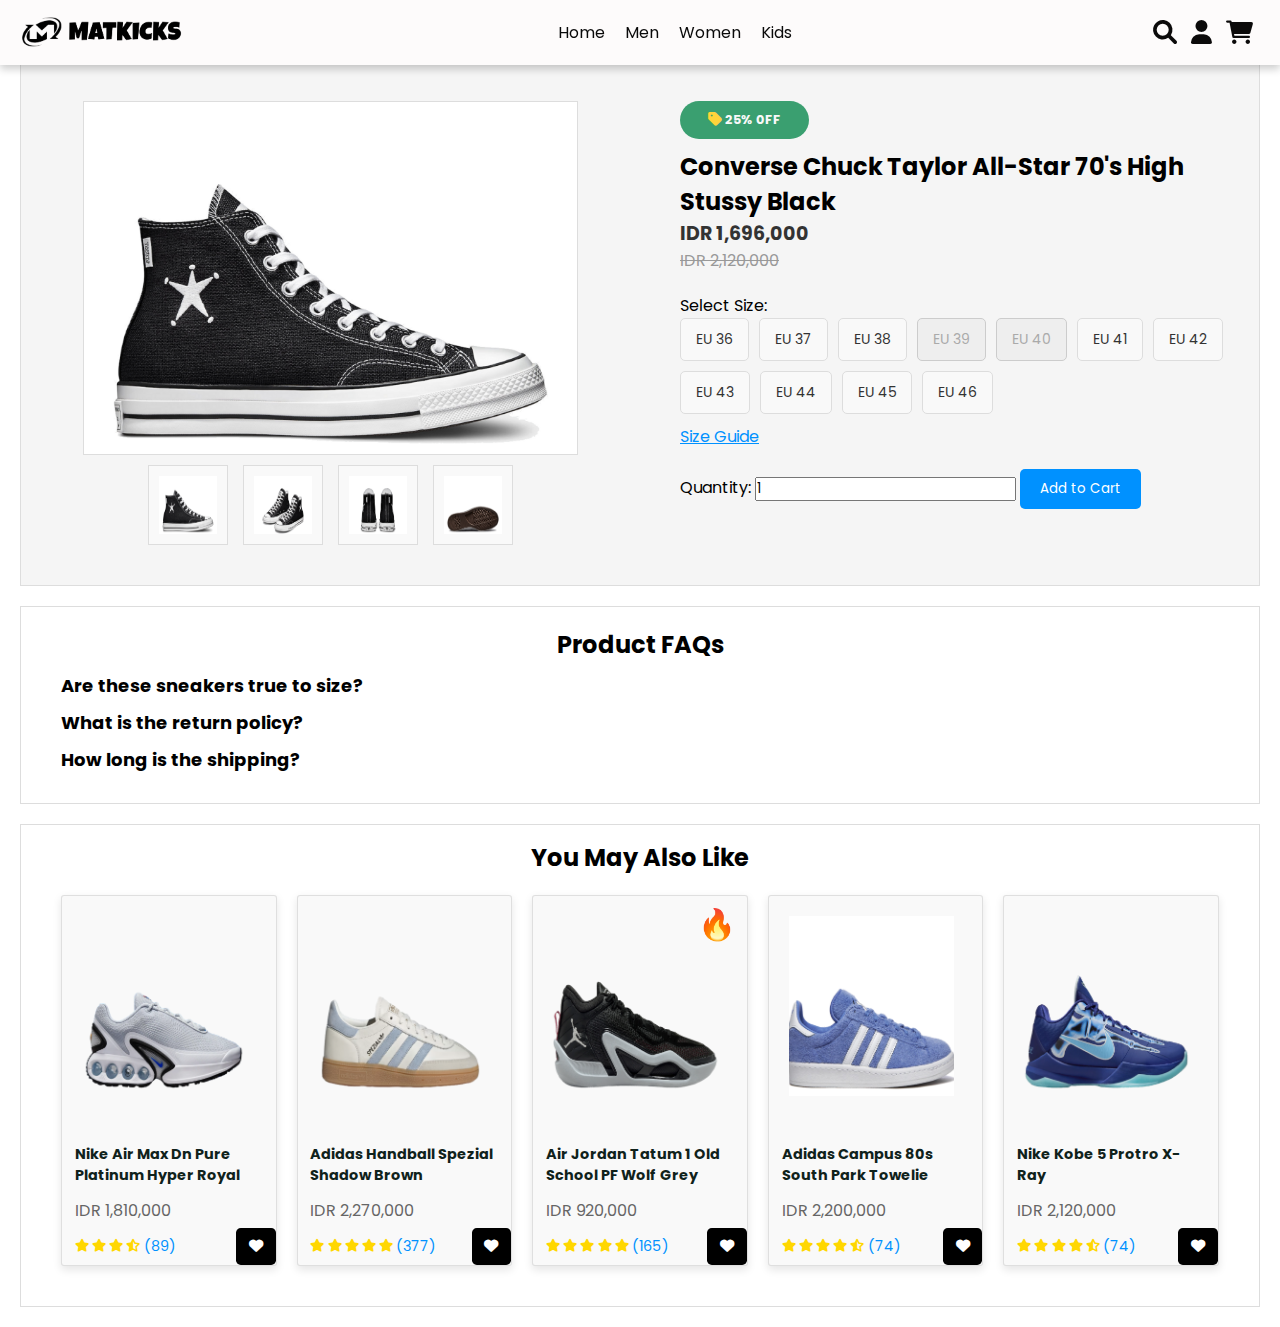
<file: converse stussy.html>
<!DOCTYPE html>
<html lang="en">
<head>
    <meta charset="UTF-8">
    <meta name="viewport" content="width=device-width, initial-scale=1.0">
    <title>MATKICKS</title>
    <link rel="stylesheet" href="styles.css">
    <link rel="stylesheet" href="https://cdnjs.cloudflare.com/ajax/libs/font-awesome/6.0.0-beta3/css/all.min.css">
    <link href="https://fonts.googleapis.com/css2?family=Poppins:wght@300;400;600&display=swap" rel="stylesheet">
</head>
<body>
    <!-- Navbar -->
    <header class="navbar">
        <div class="navbar-left">
            <a href="index.html">
                <img src="image/Group_3-removebg-preview.png"  class="logo">
               </a>
        </div>
        <div class="navbar-center">
            <a href="index.html">Home</a>
            <a href="men.html">Men</a>
            <a href="#women">Women</a>
            <a href="#kids">Kids</a>
        </div>
        <div class="navbar-right">
            <i class="icon search-icon" onclick="toggleSearch()"><i class="fa-solid fa-magnifying-glass"></i></i>
            <i class="icon login-icon" onclick="goToLogin()"><i class="fa-duotone fa-solid fa-user"></i></i>
            <i class="icon cart-icon" onclick="toggleCart()"><i class="fa-solid fa-cart-shopping"></i></i>
        </div>
    </header>

    <!-- Search Bar -->
    <div class="search-bar" id="searchBar">
        <input type="text" placeholder="Search products...">
        <button onclick="searchProduct()">Search</button>
    </div>

    <!-- Cart Popup -->
    <div class="cart-popup" id="cartPopup">
        <h2>Your Cart</h2>
        <p>No items in cart.</p>
        <button onclick="checkout()">Checkout</button>
    </div>

    <section class="product-detail">
        <!-- Image Slider -->
        <div class="image-slider">
            <img id="main-image" src="image/eyJidWNrZXQiOiJraWNrYXZlbnVlLWFzc2V0cyIsImtleSI6InByb2R1Y3RzLzMzNjAxL2FlMmIxNzgwNGQ0ZjJiMjU1YWNiYTEzZmIyODJjNDBmLnBuZyIsImVkaXRzIjp7InJlc2l6ZSI6eyJ3aWR0aCI6MTQwMH19fQ==.png" alt="Product Image">
            <div class="thumbnail-container">
                <img class="thumbnail" src="image/eyJidWNrZXQiOiJraWNrYXZlbnVlLWFzc2V0cyIsImtleSI6InByb2R1Y3RzLzMzNjAxL2FlMmIxNzgwNGQ0ZjJiMjU1YWNiYTEzZmIyODJjNDBmLnBuZyIsImVkaXRzIjp7InJlc2l6ZSI6eyJ3aWR0aCI6MTQwMH19fQ==.png" alt="Thumbnail 1" onclick="changeImage('image/eyJidWNrZXQiOiJraWNrYXZlbnVlLWFzc2V0cyIsImtleSI6InByb2R1Y3RzLzMzNjAxL2FlMmIxNzgwNGQ0ZjJiMjU1YWNiYTEzZmIyODJjNDBmLnBuZyIsImVkaXRzIjp7InJlc2l6ZSI6eyJ3aWR0aCI6MTQwMH19fQ==.png')">
                <img class="thumbnail" src="image/eyJidWNrZXQiOiJraWNrYXZlbnVlLWFzc2V0cyIsImtleSI6InByb2R1Y3RzLzMzNjAxLzMwMjYxZmMwMTBmMWZjOTQ5ZWE5YjBlMDE1N2IzMDkyLnBuZyIsImVkaXRzIjp7InJlc2l6ZSI6eyJ3aWR0aCI6MTQwMH19fQ==.png" alt="Thumbnail 2" onclick="changeImage('image/eyJidWNrZXQiOiJraWNrYXZlbnVlLWFzc2V0cyIsImtleSI6InByb2R1Y3RzLzMzNjAxLzMwMjYxZmMwMTBmMWZjOTQ5ZWE5YjBlMDE1N2IzMDkyLnBuZyIsImVkaXRzIjp7InJlc2l6ZSI6eyJ3aWR0aCI6MTQwMH19fQ==.png')">
                <img class="thumbnail" src="image/eyJidWNrZXQiOiJraWNrYXZlbnVlLWFzc2V0cyIsImtleSI6InByb2R1Y3RzLzMzNjAxLzkyNTA3NGIwN2NhOGE1ZjEwMWE2ZDM5ZTAyOTA4ODc0LnBuZyIsImVkaXRzIjp7InJlc2l6ZSI6eyJ3aWR0aCI6MTQwMH19fQ==.png" alt="Thumbnail 3" onclick="changeImage('image/eyJidWNrZXQiOiJraWNrYXZlbnVlLWFzc2V0cyIsImtleSI6InByb2R1Y3RzLzMzNjAxLzkyNTA3NGIwN2NhOGE1ZjEwMWE2ZDM5ZTAyOTA4ODc0LnBuZyIsImVkaXRzIjp7InJlc2l6ZSI6eyJ3aWR0aCI6MTQwMH19fQ==.png')">
                <img class="thumbnail" src="image/eyJidWNrZXQiOiJraWNrYXZlbnVlLWFzc2V0cyIsImtleSI6InByb2R1Y3RzLzMzNjAxLzEyNmMyNzZmNjRhNDA0ZTQyZGE0ODJhN2EwMGRiMjM1LnBuZyIsImVkaXRzIjp7InJlc2l6ZSI6eyJ3aWR0aCI6MTQwMH19fQ==.png" alt="Thumbnail 4" onclick="changeImage('image/eyJidWNrZXQiOiJraWNrYXZlbnVlLWFzc2V0cyIsImtleSI6InByb2R1Y3RzLzMzNjAxLzEyNmMyNzZmNjRhNDA0ZTQyZGE0ODJhN2EwMGRiMjM1LnBuZyIsImVkaXRzIjp7InJlc2l6ZSI6eyJ3aWR0aCI6MTQwMH19fQ==.png')">
            </div>
        </div>

        <!-- Product Info -->
        <div class="product-info">
            <div class="hot-product"><i class="fa-solid fa-tag fa-lg" style="color: #FFD43B;"></i></i>  25% 0FF</div>
            <h1 class="product-title">Converse Chuck Taylor All-Star 70's High Stussy Black</h1>
            <p class="product-price">IDR 1,696,000</p> <p class="product-diskon"><s>IDR 2,120,000</s></p>

            <!-- Size Selection -->
            <div class="size-selection">
                <p>Select Size:</p>
                <div class="size-buttons">
                    <button class="size-btn" onclick="selectSize(this)">EU 36</button>
                    <button class="size-btn" onclick="selectSize(this)">EU 37</button>
                    <button class="size-btn" onclick="selectSize(this)">EU 38</button>
                    <button class="size-btn out-of-stock" disabled>EU 39</button>
                    <button class="size-btn out-of-stock" disabled>EU 40</button>
                    <button class="size-btn" onclick="selectSize(this)">EU 41</button>
                    <button class="size-btn" onclick="selectSize(this)">EU 42</button>
                    <button class="size-btn" onclick="selectSize(this)">EU 43</button>
                    <button class="size-btn" onclick="selectSize(this)">EU 44</button>
                    <button class="size-btn" onclick="selectSize(this)">EU 45</button>
                    <button class="size-btn" onclick="selectSize(this)">EU 46</button>
                </div>
                <section class="size-guide-section">
                    <a href="#" class="size-guide-link" onclick="showSizeGuide(event)">Size Guide</a>
                
                    <!-- Modal for Size Guide -->
                    <div id="size-guide-modal" class="modal">
                        <div class="modal-content">
                            <span class="close-btn" onclick="closeSizeGuide()">×</span>
                            <img src="image/M_NIKE_shoes_20190305.jpg" alt="Size Guide" class="size-guide-image">
                        </div>
                    </div>
                </section>
                
            </div>

            <!-- Quantity and Add to Cart -->
            <div class="quantity-add">
                <label for="quantity">Quantity:</label>
                <input type="number" id="quantity" min="1" value="1">
                <button class="add-to-cart-btn">Add to Cart</button>
            </div>
        </div>
    </section>

    <!-- FAQ Section within Product Detail -->
    <section class="faq-section">
        <h2>Product FAQs</h2>
        <div class="faq">
            <h3>Are these sneakers true to size?</h3>
            <p>Yes, these sneakers are true to size. However, if you have wider feet, we recommend ordering half a size up.</p>
        </div>
        <div class="faq">
            <h3>What is the return policy?</h3>
            <p>We thoroughly check every purchase you make and applies our company's guarantee to the product's legitimacy. The guarantee is valid for 2 days after receiving the product from the delivery service. Should you have any concern about the product you purchase, kindly reach out to our Customer Service and Specialist on Monday - Saturday 10.00 - 21.00 (GMT+7 / WIB).</p>
        </div>
        <div class="faq">
            <h3>How long is the shipping?</h3>
            <p>Shipping usually takes 2-3 days.</p>
        </div>
    </section>

    <!-- Related Products Section -->
    <section class="featured">
        <h2>You May Also Like</h2>
        <div class="box-container">
            <!-- Produk 1 -->
            <div class="box">
                <div class="image">
                    <img src="image/Nike Air Max Dn Pure Platinum Hyper Royal.png" alt="Product Image 1">
                </div>
                <div class="content">
                    <h3>Nike Air Max Dn Pure Platinum Hyper Royal</h3>
                    <div class="price">IDR 1,810,000</div>
                    <div class="stars">
                        <i class="fas fa-star"></i>
                        <i class="fas fa-star"></i>
                        <i class="fas fa-star"></i>
                        <i class="fas fa-star-half-alt"></i>
                        <span>(89)</span>
                    </div>
                    <button class="btn"><i class="fas fa-heart"></i></button>
                </div>
            </div>
            <div class="box">
                <div class="image">
                    <img src="image/Adidas Handball Spezial Shadow Brown Aluminium.png" alt="Product Image 1">
                </div>
                <div class="content">
                    <h3>Adidas Handball Spezial Shadow Brown</h3>
                    <div class="price">IDR 2,270,000</div>
                    <div class="stars">
                        <i class="fas fa-star"></i>
                        <i class="fas fa-star"></i>
                        <i class="fas fa-star"></i>
                        <i class="fas fa-star"></i>
                        <i class="fas fa-star"></i>
                        <span>(377)</span>
                    </div>
                    <button class="btn"><i class="fas fa-heart"></i></button>
                </div>
            </div>
            <div class="box">
                <div class="image">
                    <div class="api-badge">🔥</div>
                    <img src="image/Air Jordan Tatum 1 Old School PF Wolf Grey.png" alt="Product Image 1">
                </div>
                <div class="content">
                    <h3>Air Jordan Tatum 1 Old School PF Wolf Grey</h3>
                    <div class="price">IDR 920,000</div>
                    <div class="stars">
                        <i class="fas fa-star"></i>
                        <i class="fas fa-star"></i>
                        <i class="fas fa-star"></i>
                        <i class="fas fa-star"></i>
                        <i class="fas fa-star"></i>
                        <span>(165)</span>
                    </div>
                    <button class="btn"><i class="fas fa-heart"></i></button>
                </div>
            </div>
            <div class="box">
                <div class="image">
                    <img src="image/Adidas Campus 80s South Park Towelie.png" alt="Product Image 1">
                </div>
                <div class="content">
                    <h3>Adidas Campus 80s South Park Towelie</h3>
                    <div class="price">IDR 2,200,000</div>
                    <div class="stars">
                        <i class="fas fa-star"></i>
                        <i class="fas fa-star"></i>
                        <i class="fas fa-star"></i>
                        <i class="fas fa-star"></i>
                        <i class="fas fa-star-half-alt"></i>
                        <span>(74)</span>
                    </div>
                    <button class="btn"><i class="fas fa-heart"></i></button>
                </div>
            </div>
            <div class="box">
                <div class="image">
                    <img src="image/Nike Kobe 5 Protro X-Ray.png" alt="Product Image 1">
                </div>
                <div class="content">
                    <h3>Nike Kobe 5 Protro X-Ray</h3>
                    <div class="price">IDR 2,120,000</div>
                    <div class="stars">
                        <i class="fas fa-star"></i>
                        <i class="fas fa-star"></i>
                        <i class="fas fa-star"></i>
                        <i class="fas fa-star"></i>
                        <i class="fas fa-star-half-alt"></i>
                        <span>(74)</span>
                    </div>
                    <button class="btn"><i class="fas fa-heart"></i></button>
                </div>
            </div>
    </section>

</body>
</html>

<style>
    /* General Styling */
body {
    margin: 0;
    padding: 0;
    box-sizing: border-box;
}

h1, h2, h3, p {
    margin: 0;
}

h2 {
    text-align: center;
}

.kategori-brand {
    text-align: left;
    color: rgb(38, 41, 41);
    padding-left: 2px;
    padding-top: 6px;
    
}

/* Product Detail Section */
.product-detail {
    display: grid;
    grid-template-columns: 1fr 1fr;
    padding-top: 100px;
    padding-bottom: 40px;
    margin-left: 20px;
    margin-right: 20px;
    background-color: #f5f5f5;
    border: 1px solid #ddd;
   
}

.image-slider {
    display: flex;
    flex-direction: column;
    align-items: center;
}

#main-image {
    width: 80%;
    max-width: 800px;
    height: auto;
    border: 1px solid #ddd;
    margin-bottom: 10px;
}

.thumbnail-container {
    display: flex;
    justify-content: center;
    gap: 15px; 
}

.thumbnail {
    width: 80px; 
    height: 80px;
    border: 1px solid #ddd; 
    cursor: pointer;
    display: flex; 
    align-items: center;
    justify-content: center;
    padding: 10px; 
    box-sizing: border-box; 
    background-color: #f9f9f9; 
}

.thumbnail img {
    width: 30%; 
    height: auto;
    object-fit: contain; 
}

.product-info {
    display: flex;
    flex-direction: column;
    padding-left: 40px;
   
}

.product-title {
    font-size: 24px;
    padding-top: 10px;
}

.hot-product {
    background: #3a9f70;
    color: #f9f9f9;
    top: 0.5rem;
    left: 0.5rem;
    margin-right: 450px;
    font-size: 0.8rem;
    font-weight: bold;
    border-radius: 1.2rem;
    padding: 0.6rem 0.5rem;
    padding-top: 10px;
    text-align: center;
}

.product-price-container {
    display: flex; /* Use flexbox for horizontal layout */
    align-items: center; /* Align items vertically in the center */
    gap: 10px; /* Space between price and discount */
}

/* Styling for product price */
.product-price {
    font-size: 19px;
    font-weight: bold;
    color: #333;
    margin: 0; /* Remove default browser margin */
}

/* Styling for product discount */
.product-diskon {
    font-size: 16px;
    color: #999;
    margin: 0; /* Remove default browser margin */
}


/* Size Buttons Styling */
.size-selection {
    margin: 20px 0;
}

.size-buttons {
    display: flex;
    flex-wrap: wrap;
    gap: 10px;
}

.size-btn {
    padding: 10px 15px;
    border: 1px solid #ddd;
    background-color: #f9f9f9;
    color: #333;
    cursor: pointer;
    border-radius: 5px;
    font-size: 14px;
    transition: all 0.3s;
}

.size-btn:hover {
    background-color: #ddd;
    border-color: #bbb;
}

.size-btn.active {
    background-color: #0091ff;
    color: white;
    border-color: #0091ff;
}

.size-btn.out-of-stock {
    background-color: #eee;
    color: #aaa;
    border-color: #ccc;
    cursor: not-allowed;
}

.size-guide-link {
    display: block;
    margin-top: 10px;
    color: #0091ff;
    text-decoration: underline;
    cursor: pointer;
}

/* Modal Background */
.modal {
    display: none; /* Hidden by default */
    position: fixed;
    top: 0;
    left: 0;
    width: 100%;
    height: 100%;
    background-color: rgba(0, 0, 0, 0.8); /* Semi-transparent background */
    z-index: 1000;
    justify-content: center;
    align-items: center;
}

/* Modal Content */
.modal-content {
    position: relative;
    background: white;
    padding: 20px;
    border-radius: 8px;
    max-width: 90%;
    max-height: 90%;
    box-shadow: 0 5px 15px rgba(0, 0, 0, 0.5);
    text-align: center;
}

/* Close Button */
.close-btn {
    position: absolute;
    top: 10px;
    right: 15px;
    font-size: 24px;
    color: #333;
    cursor: pointer;
}

.close-btn:hover {
    color: red;
}

/* Size Guide Image */
.size-guide-image {
    width: 100%;
    height: auto;
    max-height: 80vh; /* Ensures the image does not exceed viewport height */
}


.add-to-cart-btn {
    padding: 10px 20px;
    background-color: #0091ff;
    color: white;
    border: none;
    cursor: pointer;
    border-radius: 5px;
}

/* FAQ Section */
.faq-section {
    padding: 20px;
    background-color: #fff;
    border: 1px solid #ddd;
    margin: 20px;
}

.faq h3 {
    font-size: 18px;
    cursor: pointer;
    margin: 10px 0;
    padding-left: 20px;
}

.faq p {
    margin: 10px 0;
    display: none;
    padding-left: 20px;
}

/* Related Products Section */
.featured {
  padding: 20px;
  padding-top: 15px;
  text-align: center;
  padding-left: 20px;
  border: 1px solid #ddd;
  margin: 20px;
  
}

.featured .box-container {
  display: flex; /* Atur elemen dalam baris horizontal */
  flex-wrap: wrap; /* Bungkus jika tidak cukup ruang */
  gap: 1rem; /* Jarak antar elemen */
  padding: 20px;
  justify-content: space-between; /* Ratakan elemen secara horizontal */
}

.featured .box-container .box {
  flex: 0 0 calc(20% - 1rem); /* Setel lebar agar 5 produk muat dalam satu baris */
  background: #f9f9f9;
  border: 1px solid rgba(0, 0, 0, 0.1); /* Border lebih kecil */
  border-radius: 0.2rem;
  box-shadow: 0 0.2rem 0.5rem rgba(0, 0, 0, 0.1);
  box-sizing: border-box;
  margin: 0; /* Hapus margin tambahan */
  min-height: 20rem; /* Tinggi minimum agar produk seragam */
}

.featured .box-container .box .discount-badge {
  position: absolute;
  top: 0.5rem;
  left: 0.5rem;
  background: #3a9f70;
  color: white;
  padding: 0.2rem 0.5rem;
  border-radius: 0.3rem;
  font-size: 0.8rem;
  font-weight: bold;
}

.featured .box-container .box .exclusive-badge {
  background: #ff00f7;
  top: 0.5rem;
  left: 0.5rem;
  position: absolute;
  font-size: 0.8rem;
  font-weight: bold;
  border-radius: 0.3rem;
  padding: 0.2rem 0.5rem;
  color: white;
}

.featured .box-container .box .image {
  height: 15rem; /* Kurangi tinggi gambar */
  width: 100%; 
  overflow: hidden;
  padding: 20px;
}

.featured .box-container .box .image img {
  height: 90%; 
  width: 95%;
  object-fit: cover;
  display: block;
}

.featured .box-container .box:hover .image img {
  transform: scale(1.05); 
}

.featured .box-container .box .content {
  padding: 0.5rem 0.8rem; /* Kurangi padding konten */
}

.featured .box-container .box .content h3 {
  font-size: 0.9rem; /* Ukuran font lebih kecil */
  margin-bottom: 0.5rem;
}

.featured .box-container .box .content .price {
  font-size: 1rem; /* Ukuran harga lebih kecil */
  color: #666;
  margin-bottom: 0.5rem;
}

.featured .box-container .box .content .btn {
  font-size: 0.9rem; /* Ukuran tombol lebih kecil */
  padding: 0.5rem 0.8rem; /* Kurangi padding tombol */
  border-radius: 0.3rem;
  background: #000000;
  color: white;
  text-align: center;
  cursor: pointer;
}

.featured .box-container .box .content .stars {
  font-size: 0.8rem;
  color: #666;
  display: flex;
  align-items: center;
  gap: 0.2rem;
}

.featured .box-container .box .content .stars i {
  color: gold;
}

.featured .box-container .box .content .stars span {
  font-size: 0.9rem;
}

.featured .box-container .box .favorite-icon {
  position: absolute;
  top: 0.5rem;
  right: 0.5rem;
  color: red;
  font-size: 1.2rem;
  cursor: pointer;
}

.featured .box-container .box .fas:hover {
  color: rgb(244, 10, 10);
}

</style>

<script>
    // Image Slider
function changeImage(imageSrc) {
    document.getElementById('main-image').src = imageSrc;
}

// FAQ Toggle
document.querySelectorAll('.faq h3').forEach(item => {
    item.addEventListener('click', () => {
        const nextSibling = item.nextElementSibling;
        if (nextSibling.style.display === 'none' || !nextSibling.style.display) {
            nextSibling.style.display = 'block';
        } else {
            nextSibling.style.display = 'none';
        }
    });
});

function selectSize(button) {
    // Remove active class from all buttons
    const allButtons = document.querySelectorAll('.size-btn');
    allButtons.forEach(btn => btn.classList.remove('active'));

    // Add active class to the clicked button
    button.classList.add('active');
}

function showSizeGuide(event) {
    event.preventDefault(); // Prevent default link behavior
    document.getElementById('size-guide-modal').style.display = 'flex'; // Show modal
}

function closeSizeGuide() {
    document.getElementById('size-guide-modal').style.display = 'none'; // Hide modal
}


</script>
</file>
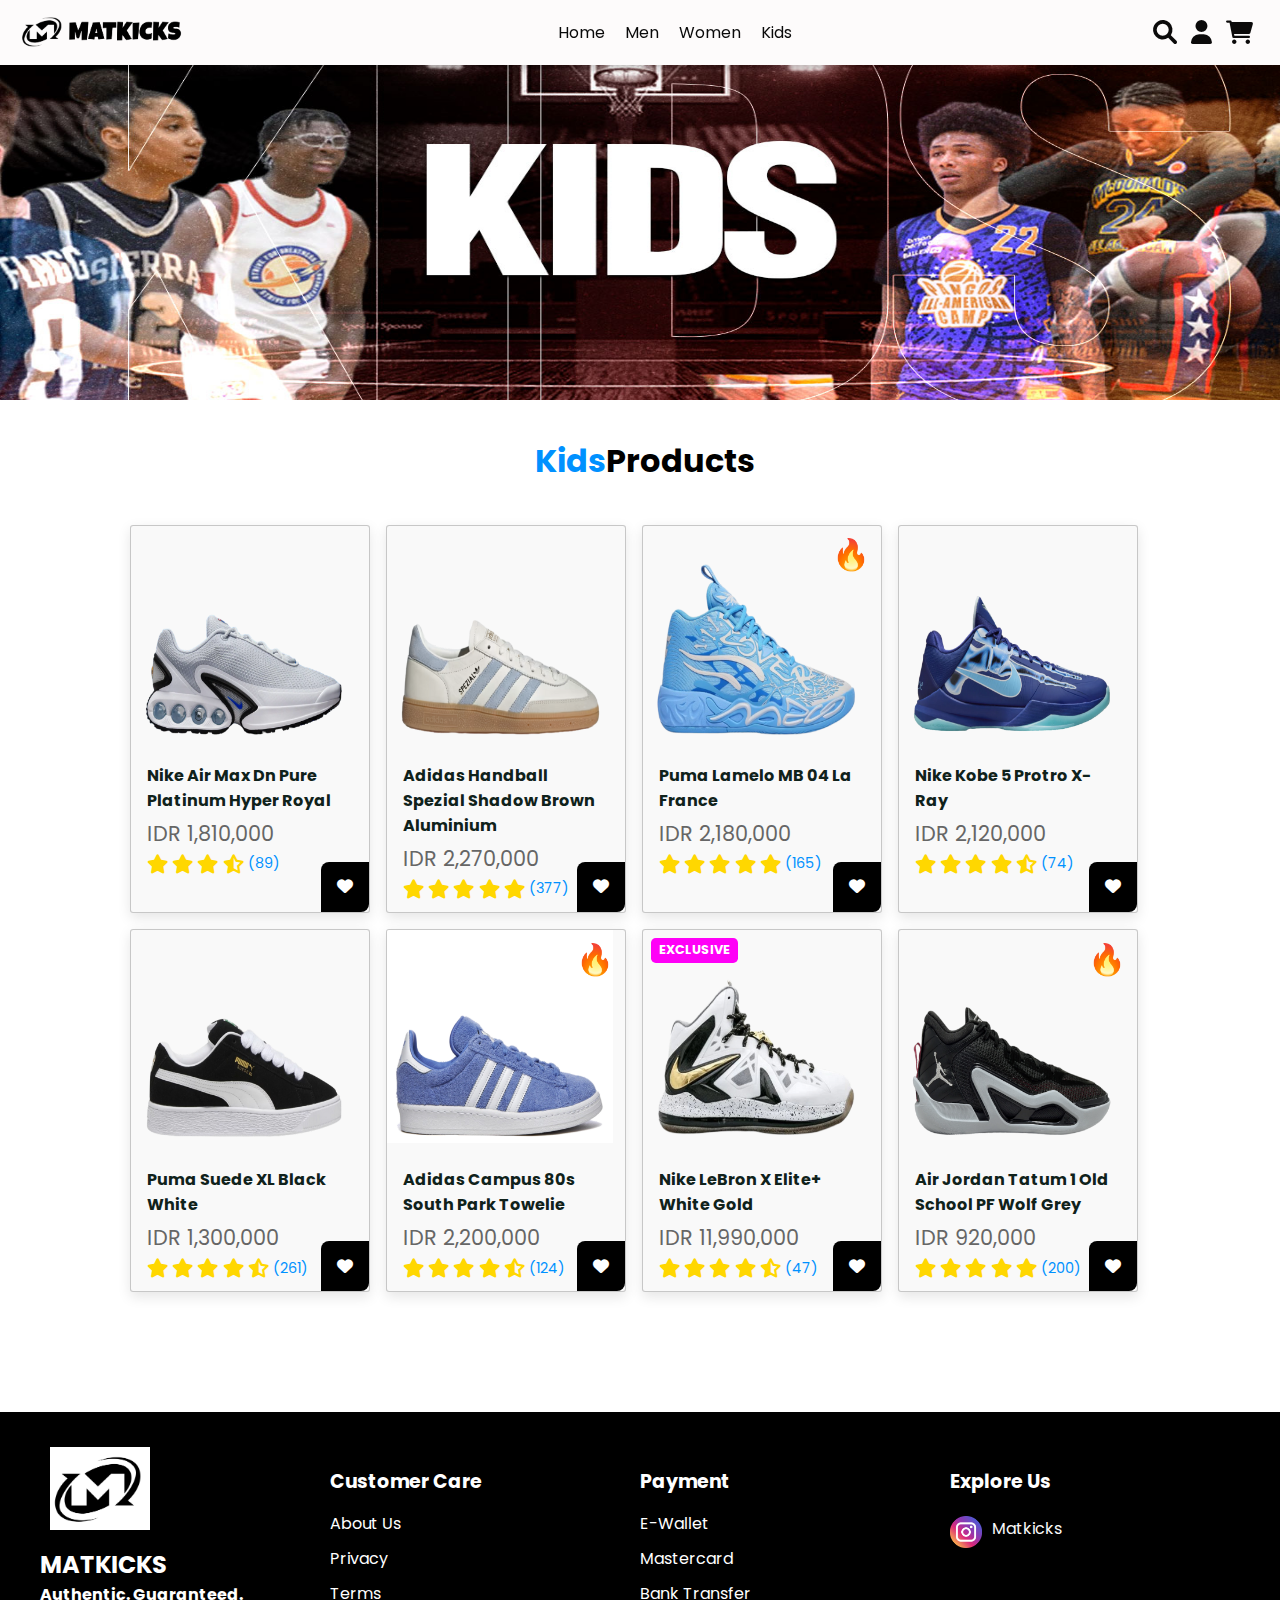
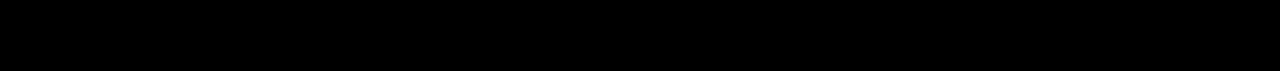
<file: kids.html>
<!DOCTYPE html>
<html lang="en">
<head>
    <meta charset="UTF-8">
    <meta name="viewport" content="width=device-width, initial-scale=1.0">
    <title>MATKICKS KIDS</title>
    <link rel="stylesheet" href="styles.css">
    <link rel="stylesheet" href="https://cdnjs.cloudflare.com/ajax/libs/font-awesome/6.0.0-beta3/css/all.min.css">
    <link href="https://fonts.googleapis.com/css2?family=Poppins:wght@300;400;600&display=swap" rel="stylesheet">
</head>
<body>
     <!-- Navbar -->
     <header class="navbar">
        <div class="navbar-left">
            <a href="index.html">
             <img src="image/Group_3-removebg-preview.png"  class="logo">
            </a>
           
        </div>
        <div class="navbar-center">
            <a href="index.html">Home</a>
            <a href="men.html">Men</a>
            <a href="women.html">Women</a>
            <a href="kids.html">Kids</a>
        </div>
        <div class="navbar-right">
            <i class="icon search-icon" onclick="toggleSearch()"><i class="fa-solid fa-magnifying-glass"></i></i>
            <i class="icon login-icon" onclick="goToLogin()"><i class="fa-solid fa-user"></i></i>
            <i class="icon user-profile-icon" onclick="showDashboard()" style="display: none;"><i class="fa-solid fa-circle-user"></i></i> <!-- Profile icon -->
            <i class="icon cart-icon" onclick="toggleCart()"><i class="fa-solid fa-cart-shopping"></i></i>
        </div>
    </header>

    <div class="dashboard-popup" style="display: none;">
        <h2>Dashboard</h2>
        <button onclick="logout()">Logout</button>
    </div>

    <script>
        window.onload = function() {
       const isLoggedIn = localStorage.getItem("loggedIn");
   
       const loginIcon = document.querySelector(".login-icon");
       const userProfileIcon = document.querySelector(".user-profile-icon");
       const cartIcon = document.querySelector(".cart-icon");
       const navbar = document.querySelector(".navbar");
   
       if (isLoggedIn) {
           loginIcon.style.display = "none";
           userProfileIcon.style.display = "block"; 
       } else {           
           loginIcon.style.display = "block";
           userProfileIcon.style.display = "none"; 
       }
   }
   
   function logout() {
       localStorage.removeItem("loggedIn"); 
       window.location.href = "login.html"; 
   }
   
function showDashboard() {
   const dashboardPopup = document.querySelector(".dashboard-popup");
   
   if (dashboardPopup.style.display === "block") {
     
       dashboardPopup.style.display = "none";
   } else {
       
       dashboardPopup.style.display = "block";
   }
}
   function logout() {
   localStorage.removeItem("loggedIn"); 
   window.location.href = "login.html"; 
}
   </script>

    <section class="banner">
            <div class="banner-image">
                <img src="image/category_65a4fed7de80d 1.png" alt="Product 1">
            </div>

    <style>
        .banner {
            position: relative;
            width: 100%;
            overflow: hidden;
        }
        .banner-image img {
            width: 100%;
            height: 380px;
            margin-top: 20px;
        }
    
    </style>
    
    <section class="featured" id="featured">
        <h1 class="heading-content"><span>Kids</span>Products</h1>
        <div class="box-container">
            <!-- Produk 1 -->
            <div class="box">
                <div class="image">
                    <img src="image/Nike Air Max Dn Pure Platinum Hyper Royal.png" alt="Product Image 1">
                </div>
                <div class="content">
                    <h3>Nike Air Max Dn Pure Platinum Hyper Royal</h3>
                    <div class="price">IDR 1,810,000</div>
                    <div class="stars">
                        <i class="fas fa-star"></i>
                        <i class="fas fa-star"></i>
                        <i class="fas fa-star"></i>
                        <i class="fas fa-star-half-alt"></i>
                        <span>(89)</span>
                    </div>
                    <button class="btn"><i class="fas fa-heart"></i></button>
                </div>
            </div>
            <div class="box">
                <div class="image">
                    <img src="image/Adidas Handball Spezial Shadow Brown Aluminium.png" alt="Product Image 1">
                </div>
                <div class="content">
                    <h3>Adidas Handball Spezial Shadow Brown Aluminium</h3>
                    <div class="price">IDR 2,270,000</div>
                    <div class="stars">
                        <i class="fas fa-star"></i>
                        <i class="fas fa-star"></i>
                        <i class="fas fa-star"></i>
                        <i class="fas fa-star"></i>
                        <i class="fas fa-star"></i>
                        <span>(377)</span>
                    </div>
                    <button class="btn"><i class="fas fa-heart"></i></button>
                </div>
            </div>
            <div class="box">
                <div class="image">
                    <div class="api-badge">🔥</div>
                    <img src="image/PUMA LAMELO MB 04.png" alt="Product Image 1">
                </div>
                <div class="content">
                    <h3>Puma Lamelo MB 04 La France</h3>
                    <div class="price">IDR 2,180,000</div>
                    <div class="stars">
                        <i class="fas fa-star"></i>
                        <i class="fas fa-star"></i>
                        <i class="fas fa-star"></i>
                        <i class="fas fa-star"></i>
                        <i class="fas fa-star"></i>
                        <span>(165)</span>
                    </div>
                    <button class="btn"><i class="fas fa-heart"></i></button>
                </div>
            </div>
            <div class="box">
                <div class="image">
                    <img src="image/Nike Kobe 5 Protro X-Ray.png" alt="Product Image 1">
                </div>
                <div class="content">
                    <h3>Nike Kobe 5 Protro X-Ray</h3>
                    <div class="price">IDR 2,120,000</div>
                    <div class="stars">
                        <i class="fas fa-star"></i>
                        <i class="fas fa-star"></i>
                        <i class="fas fa-star"></i>
                        <i class="fas fa-star"></i>
                        <i class="fas fa-star-half-alt"></i>
                        <span>(74)</span>
                    </div>
                    <button class="btn"><i class="fas fa-heart"></i></button>
                </div>
            </div>
            <div class="box">
                <div class="image">
                    <img src="image/Puma Suede XL Black White.png" alt="Product Image 1">
                </div>
                <div class="content">
                    <h3>Puma Suede XL Black White</h3>
                    <div class="price">IDR 1,300,000</div>
                    <div class="stars">
                        <i class="fas fa-star"></i>
                        <i class="fas fa-star"></i>
                        <i class="fas fa-star"></i>
                        <i class="fas fa-star"></i>
                        <i class="fas fa-star-half-alt"></i>
                        <span>(261)</span>
                    </div>
                    <button class="btn"><i class="fas fa-heart"></i></button>
                </div>
            </div>
            <div class="box">
                <div class="image">
                    <div class="api-badge">🔥</div>
                    <img src="image/Adidas Campus 80s South Park Towelie.png" alt="Product Image 1">
                </div>
                <div class="content">
                    <h3>Adidas Campus 80s South Park Towelie</h3>
                    <div class="price">IDR 2,200,000</div>
                    <div class="stars">
                        <i class="fas fa-star"></i>
                        <i class="fas fa-star"></i>
                        <i class="fas fa-star"></i>
                        <i class="fas fa-star"></i>
                        <i class="fas fa-star-half-alt"></i>
                        <span>(124)</span>
                    </div>
                    <button class="btn"><i class="fas fa-heart"></i></button>
                </div>
            </div>
            <div class="box">
                <div class="image">
                    <div class="exclusive-badge">EXCLUSIVE</div>
                    <img src="image/Nike LeBron X Elite+ White Gold.png" alt="Product Image 1">
                </div>
                <div class="content">
                    <h3>Nike LeBron X Elite+ White Gold</h3>
                    <div class="price">IDR 11,990,000</div>
                    <div class="stars">
                        <i class="fas fa-star"></i>
                        <i class="fas fa-star"></i>
                        <i class="fas fa-star"></i>
                        <i class="fas fa-star"></i>
                        <i class="fas fa-star-half-alt"></i>
                        <span>(47)</span>
                    </div>
                    <button class="btn"><i class="fas fa-heart"></i></button>
                </div>
            </div>
            <div class="box">
                <div class="image">
                    <div class="api-badge">🔥</div>
                    <img src="image/Air Jordan Tatum 1 Old School PF Wolf Grey.png" alt="Product Image 1">
                </div>
                <div class="content">
                    <h3>Air Jordan Tatum 1 Old School PF Wolf Grey</h3>
                    <div class="price">IDR 920,000</div>
                    <div class="stars">
                        <i class="fas fa-star"></i>
                        <i class="fas fa-star"></i>
                        <i class="fas fa-star"></i>
                        <i class="fas fa-star"></i>
                        <i class="fas fa-star"></i>
                        <span>(200)</span>
                    </div>
                    <button class="btn"><i class="fas fa-heart"></i></button>
                </div>
            </div>
        </section>

        <section class="footer" id="footer">
            <footer>
                <div class="footer-container">
                  <div class="footer-logo">
                    <a href="index.html"><img src="image/logo matkicks.jpg" alt="Logo Toko Sepatu"></a>
                    <h2>MATKICKS</h2>
                    <h4>Authentic. Guaranteed.</h4>
                  </div>
                  
                  <!-- Customer Care -->
                  <div class="footer-section">
                    <h3>Customer Care</h3>
                    <ul>
                      <li><a href="terms.html">About Us</a></li>
                      <li><a href="terms.html">Privacy</a></li>
                      <li><a href="terms.html">Terms</a></li>
                    </ul>
                  </div>
              
              
                  <!-- Payment Methods -->
                  <div class="footer-section">
                    <h3>Payment</h3>
                    <ul>
                        <li><a>E-Wallet</a></li>
                      <li><a>Mastercard</a></li>
                      <li><a>Bank Transfer</a></li>
                    </ul>
                  </div>
              
                  <!-- Media Sosial -->
                  <div class="footer-section">
                    <h3>Explore Us</h3>
                    <div class="footer-social">
                      <a href="https://instagram.com/matkicks_"><img src="image/image.png" alt="Instagram"></a>
                      <a href="https://instagram.com/matkicks_" class="ig-nama">Matkicks</a>
                    </div>
                  </div>
                </div>
              </footer>
    </section>
</body>
</html>
</file>
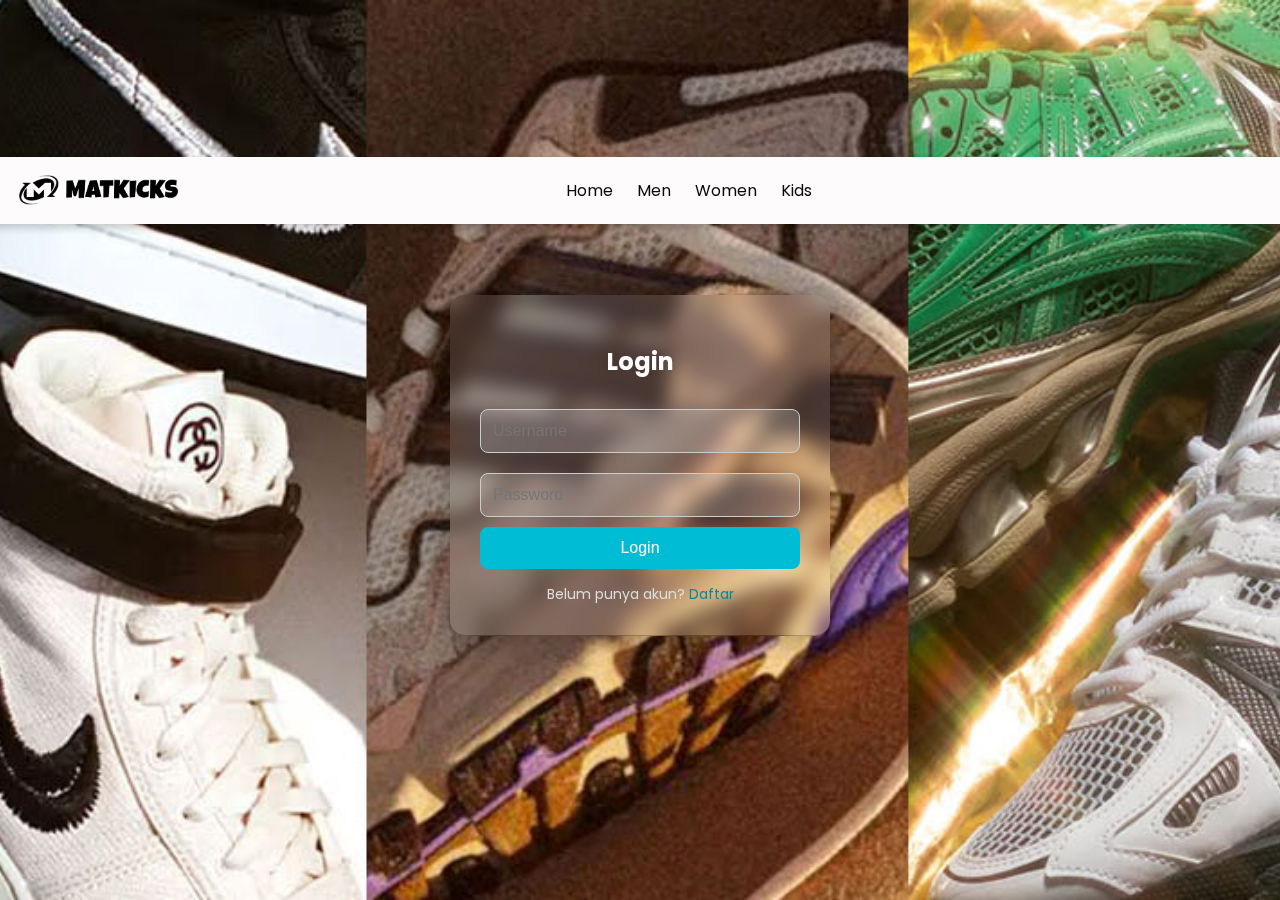
<file: login.html>
<!DOCTYPE html>
<html lang="en">
<head>
    <meta charset="UTF-8">
    <meta name="viewport" content="width=device-width, initial-scale=1.0">
    <title>MATKICKS LOGIN</title>
    <link href="https://fonts.googleapis.com/css2?family=Poppins:wght@300;400;600&display=swap" rel="stylesheet">
    <style>
        body {
            font-family: 'Poppins', sans-serif;
            margin: 0;
            padding: 0;
            height: 100vh;
            background: url('Archive_Top_5_Sneakers_Banner_1500x500.jpg') no-repeat center center fixed;
            background-size: cover;
            display: flex;
            justify-content: center;
            align-items: center;
        }

     .navbar {
    margin-top: -519px;
    position: fixed;
    width: 100%;
    display: flex;
    justify-content: space-between;
    align-items: center;
    padding: 6px 17px;
    background-color: #fdfbfb;
    color: #0b0a0a;
    z-index: 1000;
    box-shadow: 0 4px 8px rgba(0, 0, 0, 0.2);
}

.navbar-left {
    display: flex;
    align-items: center;
    margin-left: 17px;
}

.navbar-right {
    margin-right: 20px;
}

.logo {
    margin-top: 8px;
    width: 177px;
    margin-right: 6px;
}

.navbar-center {
    margin-right: 35px;
}
.navbar-center a {
    margin: 0 10px;
    color: #090909;
    text-decoration: none;
    margin-right: 10px;
}

.navbar-center a:hover {
    color: #ffffff;
    text-decoration: underline;
    transition: 5s ease-in-out;
}

.navbar-right .icon {
    font-size: 1.3em;
    margin: 0 8px;
    cursor: pointer;
}

/* Search Bar */
.search-bar {
    display: none;
    text-align: center;
    padding: 2px;
    background-color: #000000;
    position: fixed;
    top: 60px; 
    width: 100%;
    z-index: 2000;
}

.search-bar input {
    width: 100%; 
    height: 100%;
    padding: 4px;
    font-size: 1em;
    transition: width 0.4s ease;
    display: flex;
   
}

.search-bar .search-input:focus {
    width: 300px;
}

/* Cart Popup */
.cart-popup {
    display: none;
    position: fixed;
    right: 20px;
    top: 70px;
    width: 200px;
    background-color: #000000;
    color: #fff;
    padding: 20px;
    border-radius: 5px;
    z-index: 1000;
}

#reset-password-form {
    display: none; 
    width: 320px;
    margin-top: 30px;
    padding: 30px;
    border-radius: 15px;
    backdrop-filter: blur(10px);
    background: rgba(255, 255, 255, 0.1);
    box-shadow: 0 4px 30px rgba(0, 0, 0, 0.3);
    color: white;
    text-align: center;
}

#reset-password-form h2 {
    margin-bottom: 20px;
    color: #fff;
}

#reset-password-form input[type="text"],
#reset-password-form input[type="password"] {
    width: 92%;
    padding: 12px;
    margin: 10px 0;
    border-radius: 8px;
    border: 1px solid #ccc;
    background: rgba(255, 255, 255, 0.2);
    color: #fff;
    font-size: 16px;
}

#reset-password-form input[type="text"]:focus,
#reset-password-form input[type="password"]:focus {
    border: 2px solid #00bcd4;
    outline: none;
}

#reset-password-form button {
    width: 100%;
    padding: 12px;
    background-color: #00bcd4;
    border: none;
    border-radius: 8px;
    color: white;
    font-size: 16px;
    cursor: pointer;
    transition: background 0.3s;
}

#reset-password-form button:hover {
    background-color: #008c99;
}

#reset-password-form .toggle-form {
    margin-top: 15px;
    color: #ddd;
    cursor: pointer;
    font-size: 14px;
}

#reset-password-form .toggle-form:hover {
    color: #fff;
}

#reset-password-form .toggle-form span {
    color: #008c99;
}

#reset-password-form .toggle-form span:hover {
    text-decoration: underline;
    color: #08e2ff;
}

     .form-container {
          margin-top: 30px;
            width: 320px;
            padding: 30px;
            border-radius: 15px;
            backdrop-filter: blur(10px);
            background: rgba(255, 255, 255, 0.1);
            box-shadow: 0 4px 30px rgba(0, 0, 0, 0.3);
            color: white;
            text-align: center;
        }

        .form-container h2 {
            margin-bottom: 20px;
            color: #fff;
        }

        .form-container input[type="text"],
        .form-container input[type="email"],
        .form-container input[type="password"] {
            width: 92%;
            padding: 12px;
            margin: 10px 0;
            border-radius: 8px;
            border: 1px solid #ccc;
            background: rgba(255, 255, 255, 0.2);
            color: #fff;
            font-size: 16px;
        }

        .form-container input[type="text"]:focus,
        .form-container input[type="email"]:focus,
        .form-container input[type="password"]:focus {
            border: 2px solid #00bcd4;
            outline: none;
        }

        .form-container button {
            width: 100%;
            padding: 12px;
            background-color: #00bcd4;
            border: none;
            border-radius: 8px;
            color: white;
            font-size: 16px;
            cursor: pointer;
            transition: background 0.3s;
        }

        .form-container button:hover {
            background-color: #008c99;
        }

        .form-container .toggle-form {
            margin-top: 15px;
            color: #ddd;
            cursor: pointer;
            font-size: 14px;
        }

        .form-container .toggle-form:hover {
            color: #fff;
        }

        .toggle-form span {
            color: #008c99;
        }


        .toggle-form span:hover {
            text-decoration: underline;
            color: #08e2ff;
        }

        .form-container .error {
            color: #ff6b6b;
            font-size: 12px;
        }

        
    </style>
</head>
<body>
    <!-- Navbar -->
    <header class="navbar">
        <div class="navbar-left">
            <a href="index.html">
                <img src="image/Group_3-removebg-preview.png"  class="logo">
               </a>
        </div>
        <div class="navbar-center">
            <a href="index.html">Home</a>
            <a href="men.html">Men</a>
            <a href="#women">Women</a>
            <a href="#kids">Kids</a>
        </div>
        <div class="navbar-right">
            <i class="icon search-icon" onclick="toggleSearch()"></i>
            <i class="icon login-icon" onclick="goToLogin()"></i>
            <i class="icon cart-icon" onclick="toggleCart()"></i>
        </div>
    </header>

    <!-- Search Bar -->
    <div class="search-bar" id="searchBar">
        <input type="text" placeholder="Search products...">
        <button onclick="searchProduct()">Search</button>
    </div>

    <!-- Cart Popup -->
    <div class="cart-popup" id="cartPopup">
        <h2>Your Cart</h2>
        <p>No items in cart.</p>
        <button onclick="checkout()">Checkout</button>
    </div>
    <div class="form-container">
        <!-- Form Login -->
        <div id="login-form">
            <h2>Login</h2>
            <input type="text" id="login-username" placeholder="Username" required>
            <input type="password" id="login-password" placeholder="Password" required>
            <button onclick="login()">Login</button>
            <div class="toggle-form" onclick="toggleForm()">Belum punya akun? <span>Daftar</span></div>
            <div id="login-error" class="error" style="display: none;">Username atau Password salah</div>
        </div>

        <!-- Form Register -->
        <div id="register-form" style="display: none;">
            <h2>Register</h2>
            <input type="text" id="register-username" placeholder="Username" required>
            <input type="email" id="register-email" placeholder="Email" required>
            <input type="password" id="register-password" placeholder="Password" required>
            <button onclick="register()">Register</button>
            <div class="toggle-form" onclick="toggleForm()">Sudah punya akun? <span>Login</span></div>
            <div id="register-error" class="error" style="display: none;">Akun sudah terdaftar. Silakan login.</div>
        </div>

        <!-- Form Reset Password -->
<div id="reset-password-form">
<h2>Reset Password</h2>
    <input type="text" id="reset-username" placeholder="Username" required>
    <input type="password" id="reset-password" placeholder="Password Baru" required>
    <button onclick="resetPassword()">Reset Password</button>
    <div class="toggle-form" onclick="toggleForm()">Kembali ke <span>Login</span></div>
</div>

    </div>

    <script>
        let loginAttempts = 0; 
        const maxAttempts = 3; 
    
        function toggleForm() {
            const loginForm = document.getElementById("login-form");
            const registerForm = document.getElementById("register-form");
            const resetPasswordForm = document.getElementById("reset-password-form");
            const loginError = document.getElementById("login-error");
    
            if (loginForm.style.display === "none") {
                loginForm.style.display = "block";
                registerForm.style.display = "none";
                resetPasswordForm.style.display = "none";
                loginError.style.display = "none";
            } else {
                loginForm.style.display = "none";
                registerForm.style.display = "block";
            }
        }
    
        function register() {
            const username = document.getElementById("register-username").value;
            const email = document.getElementById("register-email").value;
            const password = document.getElementById("register-password").value;
    
            const storedUsers = JSON.parse(localStorage.getItem("users")) || [];
            
            for (let i = 0; i < storedUsers.length; i++) {
                if (storedUsers[i].username === username) {
                    document.getElementById("register-error").style.display = "block";
                    return; 
                }
            }
    
            if (username && email && password) {
                const emailPattern = /^[a-zA-Z0-9._-]+@[a-zA-Z0-9.-]+\.[a-zA-Z]{2,6}$/;
                if (!emailPattern.test(email)) {
                    alert("Email tidak valid.");
                    return;
                }
    
                storedUsers.push({ username, email, password });
                localStorage.setItem("users", JSON.stringify(storedUsers));
                alert("Registrasi berhasil! Silakan login.");
                toggleForm();
            } else {
                alert("Mohon isi semua kolom.");
            }
        }
    
        function login() {
    const username = document.getElementById("login-username").value;
    const password = document.getElementById("login-password").value;

    const storedUsers = JSON.parse(localStorage.getItem("users")) || [];
    let isAuthenticated = false;

    for (let i = 0; i < storedUsers.length; i++) {
        if (storedUsers[i].username === username && storedUsers[i].password === password) {
            isAuthenticated = true;
            break;
        }
    }

    if (isAuthenticated) {
        localStorage.setItem("loggedIn", true); 
        alert("Login berhasil!");
        window.location.href = "index.html";  
    } else {
        loginAttempts++;
        document.getElementById("login-error").style.display = "block";
        if (loginAttempts >= maxAttempts) {
            alert("Anda telah mencapai batas maksimal percobaan login. Silakan reset kata sandi Anda.");
            showResetPasswordForm();
        }
    }
}
    
        function showResetPasswordForm() {
            document.getElementById("login-form").style.display = "none";
            document.getElementById("reset-password-form").style.display = "block";
        }
    
        function resetPassword() {
            const username = document.getElementById("reset-username").value;
            const newPassword = document.getElementById("reset-password").value;
    
            const storedUsers = JSON.parse(localStorage.getItem("users")) || [];
            let userFound = false;
    
            for (let i = 0; i < storedUsers.length; i++) {
                if (storedUsers[i].username === username) {
                    storedUsers[i].password = newPassword;
                    userFound = true;
                    break;
                }
            }
    
            if (userFound) {
                localStorage.setItem("users", JSON.stringify(storedUsers));
                alert("Password berhasil direset! Silakan login dengan kata sandi baru.");
                toggleForm();
            } else {
                alert("Username tidak ditemukan.");
            }
        }


    </script>
    
    
</body>
</html>
</file>
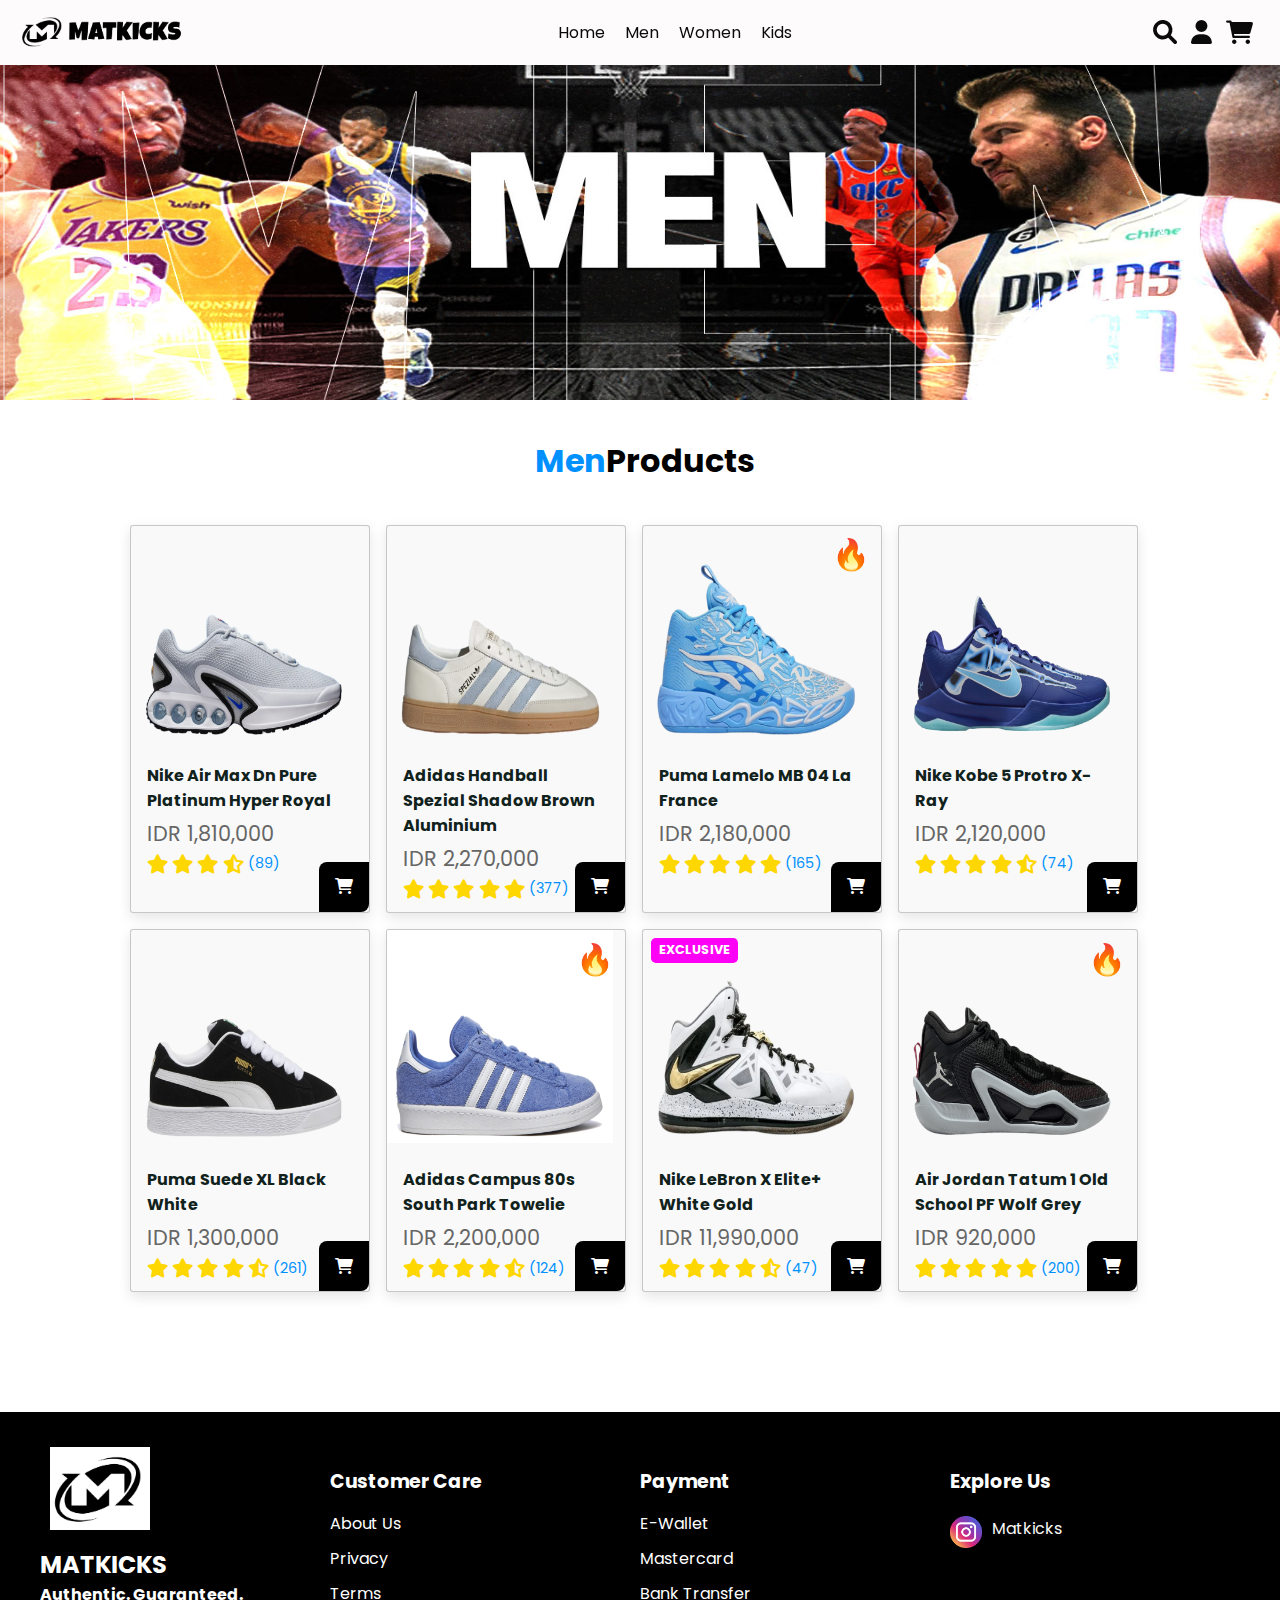
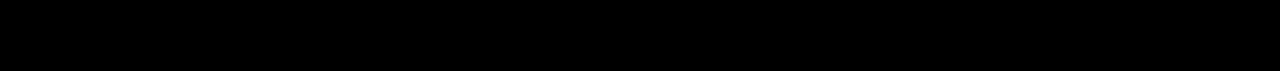
<file: men.html>
<!DOCTYPE html>
<html lang="en">
<head>
    <meta charset="UTF-8">
    <meta name="viewport" content="width=device-width, initial-scale=1.0">
    <title>MATKICKS MEN</title>
    <link rel="stylesheet" href="styles.css">
    <link rel="stylesheet" href="https://cdnjs.cloudflare.com/ajax/libs/font-awesome/6.0.0-beta3/css/all.min.css">
    <link href="https://fonts.googleapis.com/css2?family=Poppins:wght@300;400;600&display=swap" rel="stylesheet">
</head>
<body>
     <!-- Navbar -->
     <header class="navbar">
        <div class="navbar-left">
            <a href="index.html">
             <img src="image/Group_3-removebg-preview.png"  class="logo">
            </a>
           
        </div>
        <div class="navbar-center">
            <a href="index.html">Home</a>
            <a href="men.html">Men</a>
            <a href="women.html">Women</a>
            <a href="kids.html">Kids</a>
        </div>
        <div class="navbar-right">
            <i class="icon search-icon" onclick="toggleSearch()"><i class="fa-solid fa-magnifying-glass"></i></i>
            <i class="icon login-icon" onclick="goToLogin()"><i class="fa-solid fa-user"></i></i>
            <i class="icon user-profile-icon" onclick="showDashboard()" style="display: none;"><i class="fa-solid fa-circle-user"></i></i> <!-- Profile icon -->
            <i class="icon cart-icon" onclick="toggleCart()"><i class="fa-solid fa-cart-shopping"></i></i>
        </div>
    </header>

    <div class="dashboard-popup" style="display: none;">
        <h2>Dashboard</h2>
        <button onclick="logout()">Logout</button>
    </div>

    <script>
        window.onload = function() {
       const isLoggedIn = localStorage.getItem("loggedIn");
   
       const loginIcon = document.querySelector(".login-icon");
       const userProfileIcon = document.querySelector(".user-profile-icon");
       const cartIcon = document.querySelector(".cart-icon");
       const navbar = document.querySelector(".navbar");
   
       if (isLoggedIn) {
           loginIcon.style.display = "none";
           userProfileIcon.style.display = "block"; 
       } else {           
           loginIcon.style.display = "block";
           userProfileIcon.style.display = "none"; 
       }
   }
   
   function logout() {
       localStorage.removeItem("loggedIn"); 
       window.location.href = "login.html"; 
   }
   
function showDashboard() {
   const dashboardPopup = document.querySelector(".dashboard-popup");
   
   if (dashboardPopup.style.display === "block") {
     
       dashboardPopup.style.display = "none";
   } else {
       
       dashboardPopup.style.display = "block";
   }
}
   function logout() {
   localStorage.removeItem("loggedIn"); 
   window.location.href = "login.html"; 
}
   </script>

    <section class="banner">
            <div class="banner-image">
                <img src="image/category_65a4fec3090f9 1.png" alt="Product 1">
            </div>

    <style>
        .banner {
            position: relative;
            width: 100%;
            overflow: hidden;
        }
        .banner-image img {
            width: 100%;
            height: 380px;
            margin-top: 20px;
        }
    
            
    </style>
    
    <section class="featured" id="featured">
        <h1 class="heading-content"><span>Men</span>Products</h1>
        <div class="box-container">
            <!-- Produk 1 -->
            <div class="box">
                <div class="image">
                    <img src="image/Nike Air Max Dn Pure Platinum Hyper Royal.png" alt="Product Image 1">
                </div>
                <div class="content">
                    <h3>Nike Air Max Dn Pure Platinum Hyper Royal</h3>
                    <div class="price">IDR 1,810,000</div>
                    <div class="stars">
                        <i class="fas fa-star"></i>
                        <i class="fas fa-star"></i>
                        <i class="fas fa-star"></i>
                        <i class="fas fa-star-half-alt"></i>
                        <span>(89)</span>
                    </div>
                    <button class="btn"><i class="fa-solid fa-cart-shopping"></i></button>
                </div>
            </div>
            <div class="box">
                <div class="image">
                    <img src="image/Adidas Handball Spezial Shadow Brown Aluminium.png" alt="Product Image 1">
                </div>
                <div class="content">
                    <h3>Adidas Handball Spezial Shadow Brown Aluminium</h3>
                    <div class="price">IDR 2,270,000</div>
                    <div class="stars">
                        <i class="fas fa-star"></i>
                        <i class="fas fa-star"></i>
                        <i class="fas fa-star"></i>
                        <i class="fas fa-star"></i>
                        <i class="fas fa-star"></i>
                        <span>(377)</span>
                    </div>
                    <button class="btn"><i class="fa-solid fa-cart-shopping"></i></button>
                </div>
            </div>
            <div class="box">
                <div class="image">
                    <div class="api-badge">🔥</div>
                    <img src="image/PUMA LAMELO MB 04.png" alt="Product Image 1">
                </div>
                <div class="content">
                    <h3>Puma Lamelo MB 04 La France</h3>
                    <div class="price">IDR 2,180,000</div>
                    <div class="stars">
                        <i class="fas fa-star"></i>
                        <i class="fas fa-star"></i>
                        <i class="fas fa-star"></i>
                        <i class="fas fa-star"></i>
                        <i class="fas fa-star"></i>
                        <span>(165)</span>
                    </div>
                    <button class="btn"><i class="fa-solid fa-cart-shopping"></i></button>
                </div>
            </div>
            <div class="box">
                <div class="image">
                    <img src="image/Nike Kobe 5 Protro X-Ray.png" alt="Product Image 1">
                </div>
                <div class="content">
                    <h3>Nike Kobe 5 Protro X-Ray</h3>
                    <div class="price">IDR 2,120,000</div>
                    <div class="stars">
                        <i class="fas fa-star"></i>
                        <i class="fas fa-star"></i>
                        <i class="fas fa-star"></i>
                        <i class="fas fa-star"></i>
                        <i class="fas fa-star-half-alt"></i>
                        <span>(74)</span>
                    </div>
                    <button class="btn"><i class="fa-solid fa-cart-shopping"></i></button>
                </div>
            </div>
            <div class="box">
                <div class="image">
                    <img src="image/Puma Suede XL Black White.png" alt="Product Image 1">
                </div>
                <div class="content">
                    <h3>Puma Suede XL Black White</h3>
                    <div class="price">IDR 1,300,000</div>
                    <div class="stars">
                        <i class="fas fa-star"></i>
                        <i class="fas fa-star"></i>
                        <i class="fas fa-star"></i>
                        <i class="fas fa-star"></i>
                        <i class="fas fa-star-half-alt"></i>
                        <span>(261)</span>
                    </div>
                    <button class="btn"><i class="fa-solid fa-cart-shopping"></i></button>
                </div>
            </div>
            <div class="box">
                <div class="image">
                    <div class="api-badge">🔥</div>
                    <img src="image/Adidas Campus 80s South Park Towelie.png" alt="Product Image 1">
                </div>
                <div class="content">
                    <h3>Adidas Campus 80s South Park Towelie</h3>
                    <div class="price">IDR 2,200,000</div>
                    <div class="stars">
                        <i class="fas fa-star"></i>
                        <i class="fas fa-star"></i>
                        <i class="fas fa-star"></i>
                        <i class="fas fa-star"></i>
                        <i class="fas fa-star-half-alt"></i>
                        <span>(124)</span>
                    </div>
                    <button class="btn"><i class="fa-solid fa-cart-shopping"></i></button>
                </div>
            </div>
            <div class="box">
                <div class="image">
                    <div class="exclusive-badge">EXCLUSIVE</div>
                    <img src="image/Nike LeBron X Elite+ White Gold.png" alt="Product Image 1">
                </div>
                <div class="content">
                    <h3>Nike LeBron X Elite+ White Gold</h3>
                    <div class="price">IDR 11,990,000</div>
                    <div class="stars">
                        <i class="fas fa-star"></i>
                        <i class="fas fa-star"></i>
                        <i class="fas fa-star"></i>
                        <i class="fas fa-star"></i>
                        <i class="fas fa-star-half-alt"></i>
                        <span>(47)</span>
                    </div>
                    <button class="btn"><i class="fa-solid fa-cart-shopping"></i></button>
                </div>
            </div>
            <div class="box">
                <div class="image">
                    <div class="api-badge">🔥</div>
                    <img src="image/Air Jordan Tatum 1 Old School PF Wolf Grey.png" alt="Product Image 1">
                </div>
                <div class="content">
                    <h3>Air Jordan Tatum 1 Old School PF Wolf Grey</h3>
                    <div class="price">IDR 920,000</div>
                    <div class="stars">
                        <i class="fas fa-star"></i>
                        <i class="fas fa-star"></i>
                        <i class="fas fa-star"></i>
                        <i class="fas fa-star"></i>
                        <i class="fas fa-star"></i>
                        <span>(200)</span>
                    </div>
                    <button class="btn"><i class="fa-solid fa-cart-shopping"></i></button>
                </div>
            </div>
        </section>

        <section class="footer" id="footer">
            <footer>
                <div class="footer-container">
                  <div class="footer-logo">
                    <a href="index.html"><img src="image/logo matkicks.jpg" alt="Logo Toko Sepatu"></a>
                    <h2>MATKICKS</h2>
                    <h4>Authentic. Guaranteed.</h4>
                  </div>
                  
                  <!-- Customer Care -->
                  <div class="footer-section">
                    <h3>Customer Care</h3>
                    <ul>
                      <li><a href="terms.html">About Us</a></li>
                      <li><a href="terms.html">Privacy</a></li>
                      <li><a href="terms.html">Terms</a></li>
                    </ul>
                  </div>
              
              
                  <!-- Payment Methods -->
                  <div class="footer-section">
                    <h3>Payment</h3>
                    <ul>
                        <li><a>E-Wallet</a></li>
                      <li><a>Mastercard</a></li>
                      <li><a>Bank Transfer</a></li>
                    </ul>
                  </div>
              
                  <!-- Media Sosial -->
                  <div class="footer-section">
                    <h3>Explore Us</h3>
                    <div class="footer-social">
                      <a href="https://instagram.com/matkicks_"><img src="image/image.png" alt="Instagram"></a>
                      <a href="https://instagram.com/matkicks_" class="ig-nama">Matkicks</a>
                    </div>
                  </div>
                </div>
              </footer>
    </section>
</body>
</html>
</file>
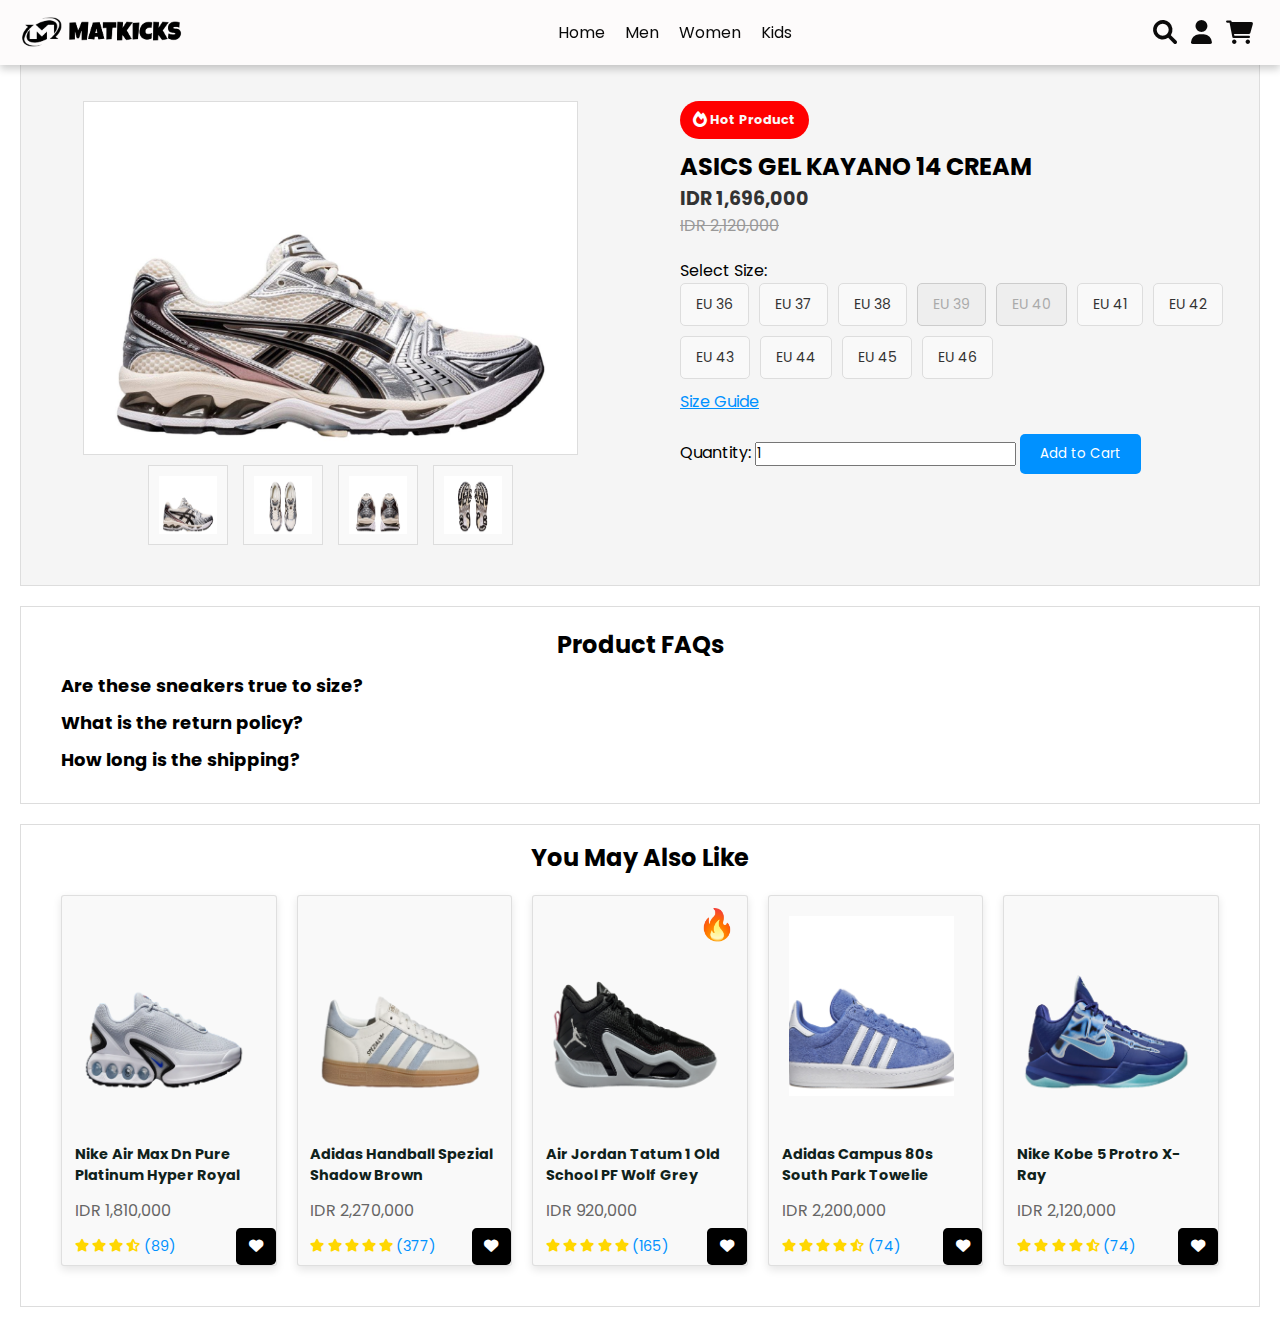
<file: sproduct-asics-trending copy.html>
<!DOCTYPE html>
<html lang="en">
<head>
    <meta charset="UTF-8">
    <meta name="viewport" content="width=device-width, initial-scale=1.0">
    <title>MATKICKS</title>
    <link rel="stylesheet" href="styles.css">
    <link rel="stylesheet" href="https://cdnjs.cloudflare.com/ajax/libs/font-awesome/6.0.0-beta3/css/all.min.css">
    <link href="https://fonts.googleapis.com/css2?family=Poppins:wght@300;400;600&display=swap" rel="stylesheet">
</head>
<body>
    <!-- Navbar -->
    <header class="navbar">
        <div class="navbar-left">
            <a href="index.html">
                <img src="image/Group_3-removebg-preview.png"  class="logo">
               </a>
        </div>
        <div class="navbar-center">
            <a href="index.html">Home</a>
            <a href="men.html">Men</a>
            <a href="#women">Women</a>
            <a href="#kids">Kids</a>
        </div>
        <div class="navbar-right">
            <i class="icon search-icon" onclick="toggleSearch()"><i class="fa-solid fa-magnifying-glass"></i></i>
            <i class="icon login-icon" onclick="goToLogin()"><i class="fa-duotone fa-solid fa-user"></i></i>
            <i class="icon cart-icon" onclick="toggleCart()"><i class="fa-solid fa-cart-shopping"></i></i>
        </div>
    </header>

    <!-- Search Bar -->
    <div class="search-bar" id="searchBar">
        <input type="text" placeholder="Search products...">
        <button onclick="searchProduct()">Search</button>
    </div>

    <!-- Cart Popup -->
    <div class="cart-popup" id="cartPopup">
        <h2>Your Cart</h2>
        <p>No items in cart.</p>
        <button onclick="checkout()">Checkout</button>
    </div>

    <section class="product-detail">
        <!-- Image Slider -->
        <div class="image-slider">
            <img id="main-image" src="image/eyJidWNrZXQiOiJraWNrYXZlbnVlLWFzc2V0cyIsImtleSI6InByb2R1Y3RzLzY0MTQ2LzNlZDdjMzQ0OWFjZDVlMTNmNDhmZjU5MTI1ZTEzMDZlLmpwZWciLCJlZGl0cyI6eyJyZXNpemUiOnsid2lkdGgiOjE0MDB9fX0=.jpeg" alt="Product Image">
            <div class="thumbnail-container">
                <img class="thumbnail" src="image/eyJidWNrZXQiOiJraWNrYXZlbnVlLWFzc2V0cyIsImtleSI6InByb2R1Y3RzLzY0MTQ2LzNlZDdjMzQ0OWFjZDVlMTNmNDhmZjU5MTI1ZTEzMDZlLmpwZWciLCJlZGl0cyI6eyJyZXNpemUiOnsid2lkdGgiOjE0MDB9fX0=.jpeg" alt="Thumbnail 1" onclick="changeImage('image/eyJidWNrZXQiOiJraWNrYXZlbnVlLWFzc2V0cyIsImtleSI6InByb2R1Y3RzLzY0MTQ2LzNlZDdjMzQ0OWFjZDVlMTNmNDhmZjU5MTI1ZTEzMDZlLmpwZWciLCJlZGl0cyI6eyJyZXNpemUiOnsid2lkdGgiOjE0MDB9fX0=.jpeg')">
                <img class="thumbnail" src="image/eyJidWNrZXQiOiJraWNrYXZlbnVlLWFzc2V0cyIsImtleSI6InByb2R1Y3RzLzY0MTQ2Lzg1NWViMzUwY2EyYTgzNGFlYzQzNmI3YWM0NTFlOGYxLmpwZWciLCJlZGl0cyI6eyJyZXNpemUiOnsid2lkdGgiOjE0MDB9fX0=.jpeg" alt="Thumbnail 2" onclick="changeImage('image/eyJidWNrZXQiOiJraWNrYXZlbnVlLWFzc2V0cyIsImtleSI6InByb2R1Y3RzLzY0MTQ2Lzg1NWViMzUwY2EyYTgzNGFlYzQzNmI3YWM0NTFlOGYxLmpwZWciLCJlZGl0cyI6eyJyZXNpemUiOnsid2lkdGgiOjE0MDB9fX0=.jpeg')">
                <img class="thumbnail" src="image/eyJidWNrZXQiOiJraWNrYXZlbnVlLWFzc2V0cyIsImtleSI6InByb2R1Y3RzLzY0MTQ2L2ExNjcyYzBjYzhiMTA0MzQyOTJkNDY2ZTllODQzMTEwLmpwZWciLCJlZGl0cyI6eyJyZXNpemUiOnsid2lkdGgiOjE0MDB9fX0=.jpeg" alt="Thumbnail 3" onclick="changeImage('image/eyJidWNrZXQiOiJraWNrYXZlbnVlLWFzc2V0cyIsImtleSI6InByb2R1Y3RzLzY0MTQ2L2ExNjcyYzBjYzhiMTA0MzQyOTJkNDY2ZTllODQzMTEwLmpwZWciLCJlZGl0cyI6eyJyZXNpemUiOnsid2lkdGgiOjE0MDB9fX0=.jpeg')">
                <img class="thumbnail" src="image/eyJidWNrZXQiOiJraWNrYXZlbnVlLWFzc2V0cyIsImtleSI6InByb2R1Y3RzLzY0MTQ2LzU4YzIzODIxODAxNjgxYTQ2ZGNkODllNWY0MDc1ZDY2LmpwZWciLCJlZGl0cyI6eyJyZXNpemUiOnsid2lkdGgiOjE0MDB9fX0=.jpeg" alt="Thumbnail 4" onclick="changeImage('image/eyJidWNrZXQiOiJraWNrYXZlbnVlLWFzc2V0cyIsImtleSI6InByb2R1Y3RzLzY0MTQ2LzU4YzIzODIxODAxNjgxYTQ2ZGNkODllNWY0MDc1ZDY2LmpwZWciLCJlZGl0cyI6eyJyZXNpemUiOnsid2lkdGgiOjE0MDB9fX0=.jpeg')">
            </div>
        </div>

        <!-- Product Info -->
        <div class="product-info">
            <div class="hot-product"><i class="fa-solid fa-fire fa-lg" style="color: #ffffff;"></i> Hot Product</div>
            <h1 class="product-title">ASICS GEL KAYANO 14 CREAM</h1>
            <p class="product-price">IDR 1,696,000</p> <p class="product-diskon"><s>IDR 2,120,000</s></p>

            <!-- Size Selection -->
            <div class="size-selection">
                <p>Select Size:</p>
                <div class="size-buttons">
                    <button class="size-btn" onclick="selectSize(this)">EU 36</button>
                    <button class="size-btn" onclick="selectSize(this)">EU 37</button>
                    <button class="size-btn" onclick="selectSize(this)">EU 38</button>
                    <button class="size-btn out-of-stock" disabled>EU 39</button>
                    <button class="size-btn out-of-stock" disabled>EU 40</button>
                    <button class="size-btn" onclick="selectSize(this)">EU 41</button>
                    <button class="size-btn" onclick="selectSize(this)">EU 42</button>
                    <button class="size-btn" onclick="selectSize(this)">EU 43</button>
                    <button class="size-btn" onclick="selectSize(this)">EU 44</button>
                    <button class="size-btn" onclick="selectSize(this)">EU 45</button>
                    <button class="size-btn" onclick="selectSize(this)">EU 46</button>
                </div>
                <section class="size-guide-section">
                    <a href="#" class="size-guide-link" onclick="showSizeGuide(event)">Size Guide</a>
                
                    <!-- Modal for Size Guide -->
                    <div id="size-guide-modal" class="modal">
                        <div class="modal-content">
                            <span class="close-btn" onclick="closeSizeGuide()">×</span>
                            <img src="image/M_NIKE_shoes_20190305.jpg" alt="Size Guide" class="size-guide-image">
                        </div>
                    </div>
                </section>
                
            </div>

            <!-- Quantity and Add to Cart -->
            <div class="quantity-add">
                <label for="quantity">Quantity:</label>
                <input type="number" id="quantity" min="1" value="1">
                <button class="add-to-cart-btn">Add to Cart</button>
            </div>
        </div>
    </section>

    <!-- FAQ Section within Product Detail -->
    <section class="faq-section">
        <h2>Product FAQs</h2>
        <div class="faq">
            <h3>Are these sneakers true to size?</h3>
            <p>Yes, these sneakers are true to size. However, if you have wider feet, we recommend ordering half a size up.</p>
        </div>
        <div class="faq">
            <h3>What is the return policy?</h3>
            <p>We thoroughly check every purchase you make and applies our company's guarantee to the product's legitimacy. The guarantee is valid for 2 days after receiving the product from the delivery service. Should you have any concern about the product you purchase, kindly reach out to our Customer Service and Specialist on Monday - Saturday 10.00 - 21.00 (GMT+7 / WIB).</p>
        </div>
        <div class="faq">
            <h3>How long is the shipping?</h3>
            <p>Shipping usually takes 2-3 days.</p>
        </div>
    </section>

    <!-- Related Products Section -->
    <section class="featured">
        <h2>You May Also Like</h2>
        <div class="box-container">
            <!-- Produk 1 -->
            <div class="box">
                <div class="image">
                    <img src="image/Nike Air Max Dn Pure Platinum Hyper Royal.png" alt="Product Image 1">
                </div>
                <div class="content">
                    <h3>Nike Air Max Dn Pure Platinum Hyper Royal</h3>
                    <div class="price">IDR 1,810,000</div>
                    <div class="stars">
                        <i class="fas fa-star"></i>
                        <i class="fas fa-star"></i>
                        <i class="fas fa-star"></i>
                        <i class="fas fa-star-half-alt"></i>
                        <span>(89)</span>
                    </div>
                    <button class="btn"><i class="fas fa-heart"></i></button>
                </div>
            </div>
            <div class="box">
                <div class="image">
                    <img src="image/Adidas Handball Spezial Shadow Brown Aluminium.png" alt="Product Image 1">
                </div>
                <div class="content">
                    <h3>Adidas Handball Spezial Shadow Brown</h3>
                    <div class="price">IDR 2,270,000</div>
                    <div class="stars">
                        <i class="fas fa-star"></i>
                        <i class="fas fa-star"></i>
                        <i class="fas fa-star"></i>
                        <i class="fas fa-star"></i>
                        <i class="fas fa-star"></i>
                        <span>(377)</span>
                    </div>
                    <button class="btn"><i class="fas fa-heart"></i></button>
                </div>
            </div>
            <div class="box">
                <div class="image">
                    <div class="api-badge">🔥</div>
                    <img src="image/Air Jordan Tatum 1 Old School PF Wolf Grey.png" alt="Product Image 1">
                </div>
                <div class="content">
                    <h3>Air Jordan Tatum 1 Old School PF Wolf Grey</h3>
                    <div class="price">IDR 920,000</div>
                    <div class="stars">
                        <i class="fas fa-star"></i>
                        <i class="fas fa-star"></i>
                        <i class="fas fa-star"></i>
                        <i class="fas fa-star"></i>
                        <i class="fas fa-star"></i>
                        <span>(165)</span>
                    </div>
                    <button class="btn"><i class="fas fa-heart"></i></button>
                </div>
            </div>
            <div class="box">
                <div class="image">
                    <img src="image/Adidas Campus 80s South Park Towelie.png" alt="Product Image 1">
                </div>
                <div class="content">
                    <h3>Adidas Campus 80s South Park Towelie</h3>
                    <div class="price">IDR 2,200,000</div>
                    <div class="stars">
                        <i class="fas fa-star"></i>
                        <i class="fas fa-star"></i>
                        <i class="fas fa-star"></i>
                        <i class="fas fa-star"></i>
                        <i class="fas fa-star-half-alt"></i>
                        <span>(74)</span>
                    </div>
                    <button class="btn"><i class="fas fa-heart"></i></button>
                </div>
            </div>
            <div class="box">
                <div class="image">
                    <img src="image/Nike Kobe 5 Protro X-Ray.png" alt="Product Image 1">
                </div>
                <div class="content">
                    <h3>Nike Kobe 5 Protro X-Ray</h3>
                    <div class="price">IDR 2,120,000</div>
                    <div class="stars">
                        <i class="fas fa-star"></i>
                        <i class="fas fa-star"></i>
                        <i class="fas fa-star"></i>
                        <i class="fas fa-star"></i>
                        <i class="fas fa-star-half-alt"></i>
                        <span>(74)</span>
                    </div>
                    <button class="btn"><i class="fas fa-heart"></i></button>
                </div>
            </div>
    </section>

</body>
</html>

<style>
    /* General Styling */
body {
    margin: 0;
    padding: 0;
    box-sizing: border-box;
}

h1, h2, h3, p {
    margin: 0;
}

h2 {
    text-align: center;
}

.kategori-brand {
    text-align: left;
    color: rgb(38, 41, 41);
    padding-left: 2px;
    padding-top: 6px;
    
}

/* Product Detail Section */
.product-detail {
    display: grid;
    grid-template-columns: 1fr 1fr;
    padding-top: 100px;
    padding-bottom: 40px;
    margin-left: 20px;
    margin-right: 20px;
    background-color: #f5f5f5;
    border: 1px solid #ddd;
   
}

.image-slider {
    display: flex;
    flex-direction: column;
    align-items: center;
}

#main-image {
    width: 80%;
    max-width: 800px;
    height: auto;
    border: 1px solid #ddd;
    margin-bottom: 10px;
}

.thumbnail-container {
    display: flex;
    justify-content: center;
    gap: 15px; 
}

.thumbnail {
    width: 80px; 
    height: 80px;
    border: 1px solid #ddd; 
    cursor: pointer;
    display: flex; 
    align-items: center;
    justify-content: center;
    padding: 10px; 
    box-sizing: border-box; 
    background-color: #f9f9f9; 
}

.thumbnail img {
    width: 30%; 
    height: auto;
    object-fit: contain; 
}

.product-info {
    display: flex;
    flex-direction: column;
    padding-left: 40px;
   
}

.product-title {
    font-size: 24px;
    padding-top: 10px;
}

.hot-product {
    background: #ff0000;
    color: #f9f9f9;
    top: 0.5rem;
    left: 0.5rem;
    margin-right: 450px;
    font-size: 0.8rem;
    font-weight: bold;
    border-radius: 1.2rem;
    padding: 0.6rem 0.5rem;
    padding-top: 10px;
    text-align: center;
}

.product-price-container {
    display: flex; /* Use flexbox for horizontal layout */
    align-items: center; /* Align items vertically in the center */
    gap: 10px; /* Space between price and discount */
}

/* Styling for product price */
.product-price {
    font-size: 19px;
    font-weight: bold;
    color: #333;
    margin: 0; /* Remove default browser margin */
}

/* Styling for product discount */
.product-diskon {
    font-size: 16px;
    color: #999;
    margin: 0; /* Remove default browser margin */
}


/* Size Buttons Styling */
.size-selection {
    margin: 20px 0;
}

.size-buttons {
    display: flex;
    flex-wrap: wrap;
    gap: 10px;
}

.size-btn {
    padding: 10px 15px;
    border: 1px solid #ddd;
    background-color: #f9f9f9;
    color: #333;
    cursor: pointer;
    border-radius: 5px;
    font-size: 14px;
    transition: all 0.3s;
}

.size-btn:hover {
    background-color: #ddd;
    border-color: #bbb;
}

.size-btn.active {
    background-color: #0091ff;
    color: white;
    border-color: #0091ff;
}

.size-btn.out-of-stock {
    background-color: #eee;
    color: #aaa;
    border-color: #ccc;
    cursor: not-allowed;
}

.size-guide-link {
    display: block;
    margin-top: 10px;
    color: #0091ff;
    text-decoration: underline;
    cursor: pointer;
}

/* Modal Background */
.modal {
    display: none; /* Hidden by default */
    position: fixed;
    top: 0;
    left: 0;
    width: 100%;
    height: 100%;
    background-color: rgba(0, 0, 0, 0.8); /* Semi-transparent background */
    z-index: 1000;
    justify-content: center;
    align-items: center;
}

/* Modal Content */
.modal-content {
    position: relative;
    background: white;
    padding: 20px;
    border-radius: 8px;
    max-width: 90%;
    max-height: 90%;
    box-shadow: 0 5px 15px rgba(0, 0, 0, 0.5);
    text-align: center;
}

/* Close Button */
.close-btn {
    position: absolute;
    top: 10px;
    right: 15px;
    font-size: 24px;
    color: #333;
    cursor: pointer;
}

.close-btn:hover {
    color: red;
}

/* Size Guide Image */
.size-guide-image {
    width: 100%;
    height: auto;
    max-height: 80vh; /* Ensures the image does not exceed viewport height */
}


.add-to-cart-btn {
    padding: 10px 20px;
    background-color: #0091ff;
    color: white;
    border: none;
    cursor: pointer;
    border-radius: 5px;
}

/* FAQ Section */
.faq-section {
    padding: 20px;
    background-color: #fff;
    border: 1px solid #ddd;
    margin: 20px;
}

.faq h3 {
    font-size: 18px;
    cursor: pointer;
    margin: 10px 0;
    padding-left: 20px;
}

.faq p {
    margin: 10px 0;
    display: none;
    padding-left: 20px;
}

/* Related Products Section */
.featured {
  padding: 20px;
  padding-top: 15px;
  text-align: center;
  padding-left: 20px;
  border: 1px solid #ddd;
  margin: 20px;
  
}

.featured .box-container {
  display: flex; /* Atur elemen dalam baris horizontal */
  flex-wrap: wrap; /* Bungkus jika tidak cukup ruang */
  gap: 1rem; /* Jarak antar elemen */
  padding: 20px;
  justify-content: space-between; /* Ratakan elemen secara horizontal */
}

.featured .box-container .box {
  flex: 0 0 calc(20% - 1rem); /* Setel lebar agar 5 produk muat dalam satu baris */
  background: #f9f9f9;
  border: 1px solid rgba(0, 0, 0, 0.1); /* Border lebih kecil */
  border-radius: 0.2rem;
  box-shadow: 0 0.2rem 0.5rem rgba(0, 0, 0, 0.1);
  box-sizing: border-box;
  margin: 0; /* Hapus margin tambahan */
  min-height: 20rem; /* Tinggi minimum agar produk seragam */
}

.featured .box-container .box .discount-badge {
  position: absolute;
  top: 0.5rem;
  left: 0.5rem;
  background: #3a9f70;
  color: white;
  padding: 0.2rem 0.5rem;
  border-radius: 0.3rem;
  font-size: 0.8rem;
  font-weight: bold;
}

.featured .box-container .box .exclusive-badge {
  background: #ff00f7;
  top: 0.5rem;
  left: 0.5rem;
  position: absolute;
  font-size: 0.8rem;
  font-weight: bold;
  border-radius: 0.3rem;
  padding: 0.2rem 0.5rem;
  color: white;
}

.featured .box-container .box .image {
  height: 15rem; /* Kurangi tinggi gambar */
  width: 100%; 
  overflow: hidden;
  padding: 20px;
}

.featured .box-container .box .image img {
  height: 90%; 
  width: 95%;
  object-fit: cover;
  display: block;
}

.featured .box-container .box:hover .image img {
  transform: scale(1.05); 
}

.featured .box-container .box .content {
  padding: 0.5rem 0.8rem; /* Kurangi padding konten */
}

.featured .box-container .box .content h3 {
  font-size: 0.9rem; /* Ukuran font lebih kecil */
  margin-bottom: 0.5rem;
}

.featured .box-container .box .content .price {
  font-size: 1rem; /* Ukuran harga lebih kecil */
  color: #666;
  margin-bottom: 0.5rem;
}

.featured .box-container .box .content .btn {
  font-size: 0.9rem; /* Ukuran tombol lebih kecil */
  padding: 0.5rem 0.8rem; /* Kurangi padding tombol */
  border-radius: 0.3rem;
  background: #000000;
  color: white;
  text-align: center;
  cursor: pointer;
}

.featured .box-container .box .content .stars {
  font-size: 0.8rem;
  color: #666;
  display: flex;
  align-items: center;
  gap: 0.2rem;
}

.featured .box-container .box .content .stars i {
  color: gold;
}

.featured .box-container .box .content .stars span {
  font-size: 0.9rem;
}

.featured .box-container .box .favorite-icon {
  position: absolute;
  top: 0.5rem;
  right: 0.5rem;
  color: red;
  font-size: 1.2rem;
  cursor: pointer;
}

.featured .box-container .box .fas:hover {
  color: rgb(244, 10, 10);
}

</style>

<script>
    // Image Slider
function changeImage(imageSrc) {
    document.getElementById('main-image').src = imageSrc;
}

// FAQ Toggle
document.querySelectorAll('.faq h3').forEach(item => {
    item.addEventListener('click', () => {
        const nextSibling = item.nextElementSibling;
        if (nextSibling.style.display === 'none' || !nextSibling.style.display) {
            nextSibling.style.display = 'block';
        } else {
            nextSibling.style.display = 'none';
        }
    });
});

function selectSize(button) {
    // Remove active class from all buttons
    const allButtons = document.querySelectorAll('.size-btn');
    allButtons.forEach(btn => btn.classList.remove('active'));

    // Add active class to the clicked button
    button.classList.add('active');
}

function showSizeGuide(event) {
    event.preventDefault(); // Prevent default link behavior
    document.getElementById('size-guide-modal').style.display = 'flex'; // Show modal
}

function closeSizeGuide() {
    document.getElementById('size-guide-modal').style.display = 'none'; // Hide modal
}


</script>
</file>
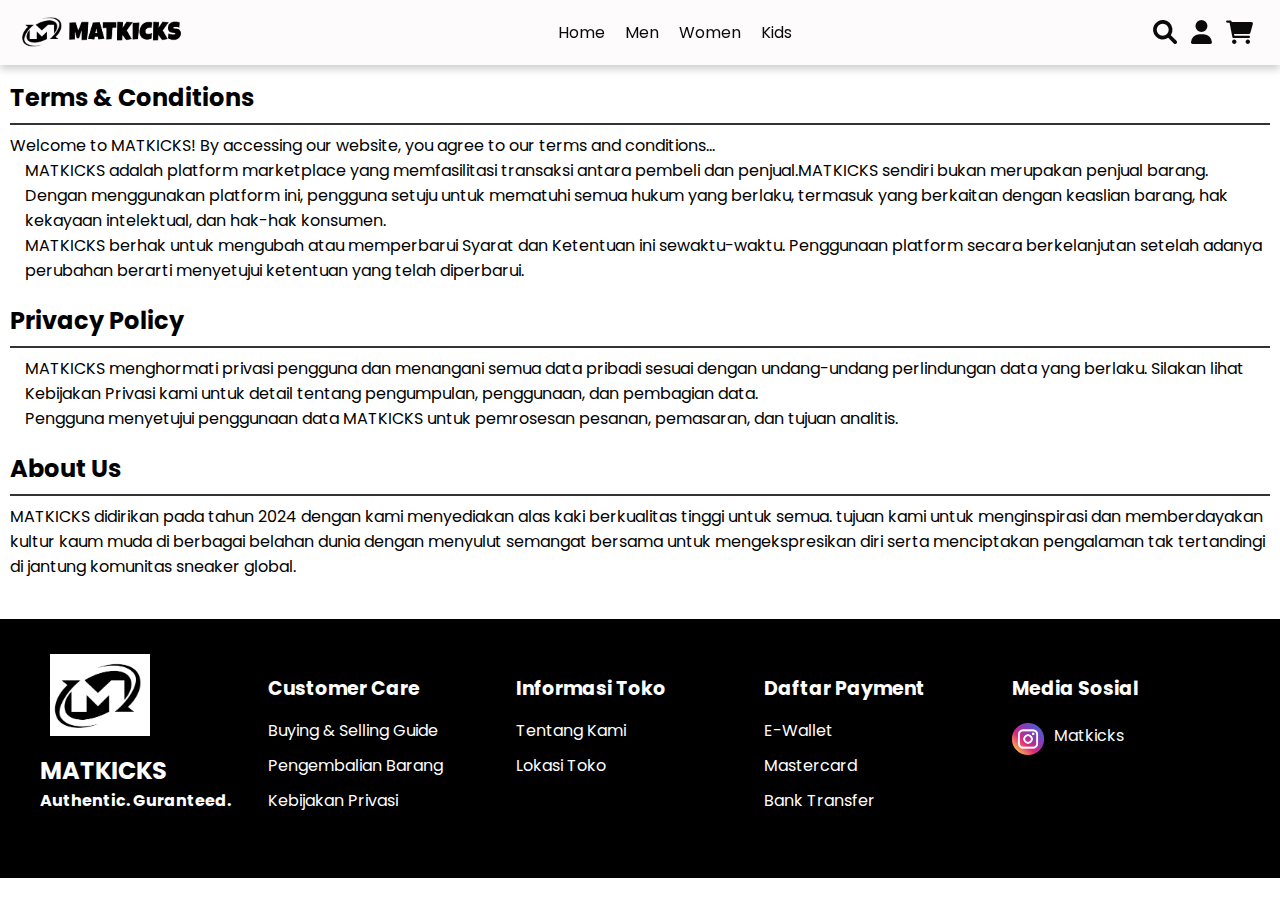
<file: terms.html>
<!DOCTYPE html>
<html lang="en">
<head>
    <meta charset="UTF-8">
    <meta name="viewport" content="width=device-width, initial-scale=1.0">
    <title>MATKICKS MEN</title>
    <link rel="stylesheet" href="styles.css">
    <link rel="stylesheet" href="https://cdnjs.cloudflare.com/ajax/libs/font-awesome/6.0.0-beta3/css/all.min.css">
    <link href="https://fonts.googleapis.com/css2?family=Poppins:wght@300;400;600&display=swap" rel="stylesheet">
</head>
<body>
     <!-- Navbar -->
     <header class="navbar">
        <div class="navbar-left">
            <a href="index.html">
             <img src="image/Group_3-removebg-preview.png"  class="logo">
            </a>
           
        </div>
        <div class="navbar-center">
            <a href="index.html">Home</a>
            <a href="men.html">Men</a>
            <a href="women.html">Women</a>
            <a href="kids.html">Kids</a>
        </div>
        <div class="navbar-right">
            <i class="icon search-icon" onclick="toggleSearch()"><i class="fa-solid fa-magnifying-glass"></i></i>
            <i class="icon login-icon" onclick="goToLogin()"><i class="fa-solid fa-user"></i></i>
            <i class="icon user-profile-icon" onclick="showDashboard()" style="display: none;"><i class="fa-solid fa-circle-user"></i></i> <!-- Profile icon -->
            <i class="icon cart-icon" onclick="toggleCart()"><i class="fa-solid fa-cart-shopping"></i></i>
        </div>
    </header>

    <div class="dashboard-popup" style="display: none;">
        <h2>Dashboard</h2>
        <button onclick="logout()">Logout</button>
    </div>

    <section class="terms">
        <h2 class="terms-text">Terms & Conditions</h2>
        <p>Welcome to MATKICKS! By accessing our website, you agree to our terms and conditions...
        <li class="ketentuan">MATKICKS adalah platform marketplace yang memfasilitasi transaksi antara pembeli dan penjual.MATKICKS sendiri bukan merupakan penjual barang.</li>
        <li class="ketentuan">Dengan menggunakan platform ini, pengguna setuju untuk mematuhi semua hukum yang berlaku, termasuk yang berkaitan dengan keaslian barang, hak kekayaan intelektual, dan hak-hak konsumen.</li> 
        <li class="ketentuan">MATKICKS berhak untuk mengubah atau memperbarui Syarat dan Ketentuan ini sewaktu-waktu. Penggunaan platform secara berkelanjutan setelah adanya perubahan berarti menyetujui ketentuan yang telah diperbarui.</li>
      </section>
      <section class="privacy">
        <h2 class="terms-text">Privacy Policy</h2>
        <li class="ketentuan">MATKICKS menghormati privasi pengguna dan menangani semua data pribadi sesuai dengan undang-undang perlindungan data yang berlaku. Silakan lihat Kebijakan Privasi kami untuk detail tentang pengumpulan, penggunaan, dan pembagian data.</li>
        <li class="ketentuan">Pengguna menyetujui penggunaan data MATKICKS untuk pemrosesan pesanan, pemasaran, dan tujuan analitis.</li>
      </section>
      <section class="about-us">
        <h2 class="terms-text">About Us</h2>
        <p>MATKICKS didirikan pada tahun 2024 dengan kami menyediakan alas kaki berkualitas tinggi untuk semua. tujuan kami untuk menginspirasi dan memberdayakan kultur kaum muda di berbagai belahan dunia dengan menyulut semangat bersama untuk mengekspresikan diri serta menciptakan pengalaman tak tertandingi di jantung komunitas sneaker global.</p>
      </section>

    <style>
    main {
  max-width: 800px;
  margin: 2rem auto;
  padding: 1rem;
  background: #fff;
  border-radius: 5px;
  box-shadow: 0 2px 5px rgba(0, 0, 0, 0.1);
}

.terms-text {
    
  border-bottom: 2px solid #333;
  padding-bottom: 0.5rem;
  margin-bottom: 0.5rem;
}

.terms {
    padding: 10px;
    padding-top: 80px;
}

.privacy {
    padding: 10px;
}

.about-us {
    padding: 10px;
}
            
.footer {
    padding-top: 30px;
}

.ketentuan {
    padding-left: 15px;
}

 </style>
    

        <section class="footer" id="footer">
            <footer>
                <div class="footer-container">
                  <div class="footer-logo">
                    <a href="index.html"><img src="image/logo matkicks.jpg" alt="Logo Toko Sepatu"></a>
                    <h2 class="nama-toko">MATKICKS</h2>
                    <h4>Authentic. Guranteed.</h4>
                  </div>
                  
                  <!-- Customer Care -->
                  <div class="footer-section">
                    <h3>Customer Care</h3>
                    <ul>
                      <li><a href="#">Buying & Selling Guide</a></li>
                      <li><a href="#">Pengembalian Barang</a></li>
                      <li><a href="#">Kebijakan Privasi</a></li>
                    </ul>
                  </div>
              
                  <!-- Informasi Toko -->
                  <div class="footer-section">
                    <h3>Informasi Toko</h3>
                    <ul>
                      <li><a href="#">Tentang Kami</a></li>
                      <li><a href="#">Lokasi Toko</a></li>
                    </ul>
                  </div>
              
                  <!-- Payment Methods -->
                  <div class="footer-section">
                    <h3>Daftar Payment</h3>
                    <ul>
                        <li><a>E-Wallet</a></li>
                      <li><a>Mastercard</a></li>
                      <li><a>Bank Transfer</a></li>
                    </ul>
                  </div>
              
                  <!-- Media Sosial -->
                  <div class="footer-section">
                    <h3>Media Sosial</h3>
                    <div class="footer-social">
                      <a href="https://instagram.com/matkicks_"><img src="image/image.png" alt="Instagram"></a>
                      <a href="https://instagram.com/matkicks_" class="ig-nama">Matkicks</a>
                    </div>
                  </div>
                </div>
              </footer>
    </section>
</body>
</html>
</file>
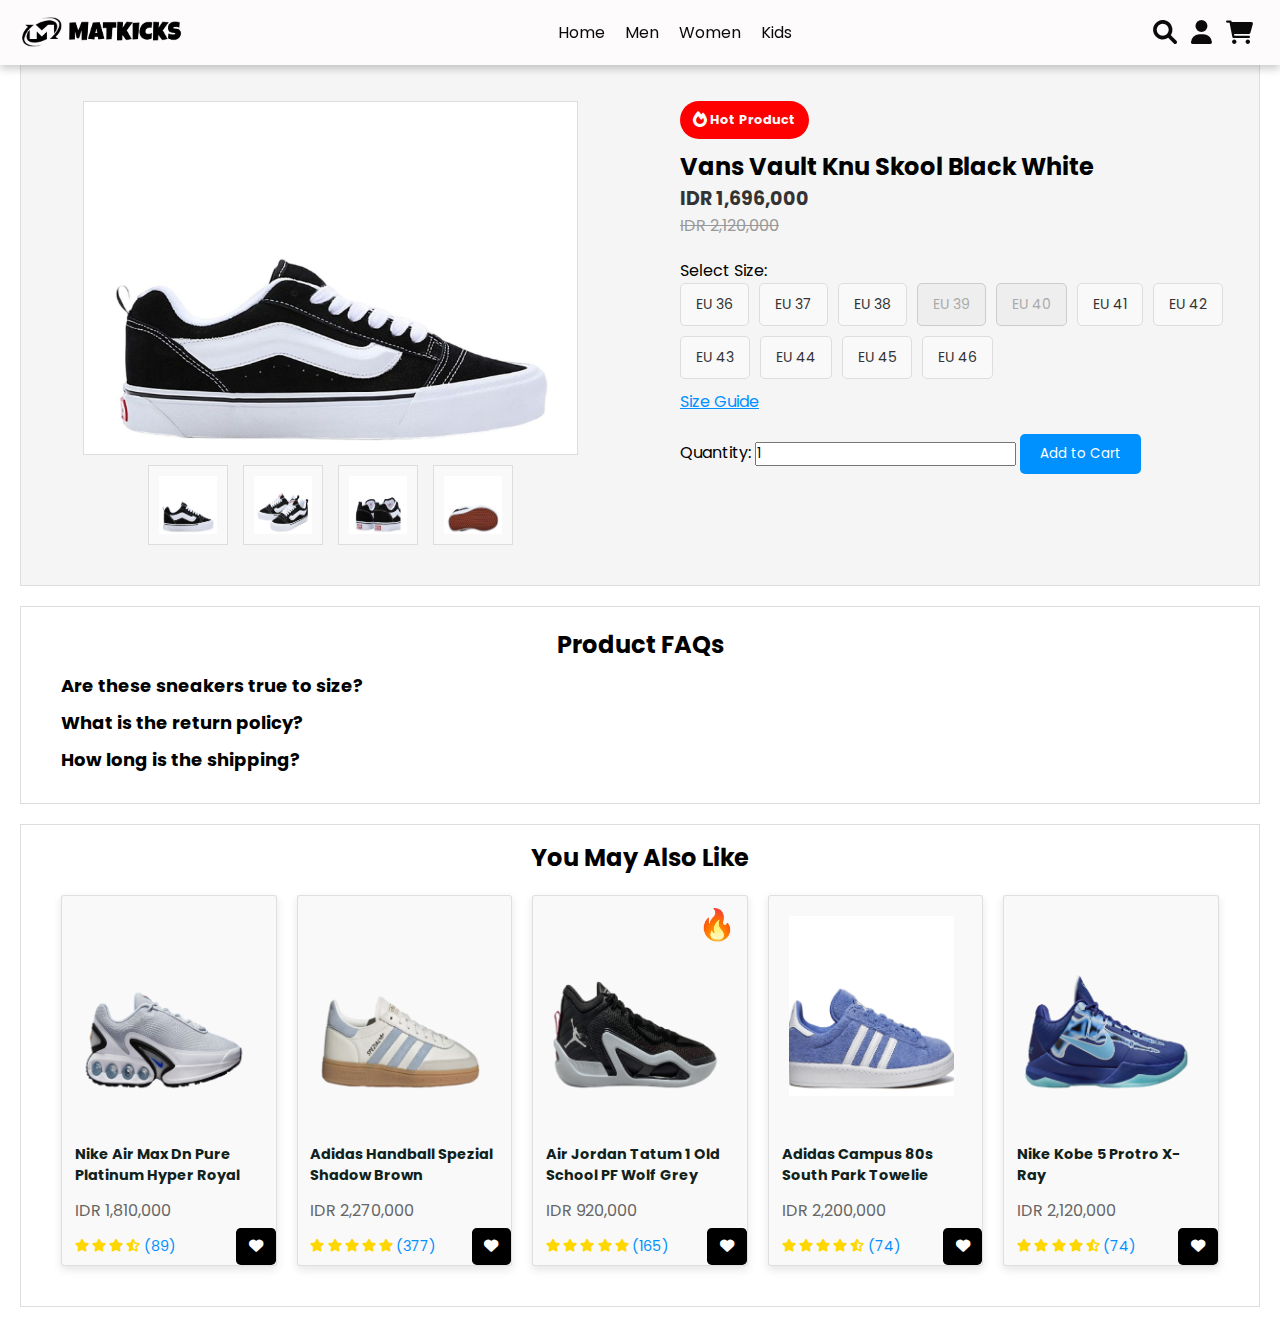
<file: vans diskon.html>
<!DOCTYPE html>
<html lang="en">
<head>
    <meta charset="UTF-8">
    <meta name="viewport" content="width=device-width, initial-scale=1.0">
    <title>MATKICKS</title>
    <link rel="stylesheet" href="styles.css">
    <link rel="stylesheet" href="https://cdnjs.cloudflare.com/ajax/libs/font-awesome/6.0.0-beta3/css/all.min.css">
    <link href="https://fonts.googleapis.com/css2?family=Poppins:wght@300;400;600&display=swap" rel="stylesheet">
</head>
<body>
    <!-- Navbar -->
    <header class="navbar">
        <div class="navbar-left">
            <a href="index.html">
                <img src="image/Group_3-removebg-preview.png"  class="logo">
               </a>
        </div>
        <div class="navbar-center">
            <a href="index.html">Home</a>
            <a href="men.html">Men</a>
            <a href="#women">Women</a>
            <a href="#kids">Kids</a>
        </div>
        <div class="navbar-right">
            <i class="icon search-icon" onclick="toggleSearch()"><i class="fa-solid fa-magnifying-glass"></i></i>
            <i class="icon login-icon" onclick="goToLogin()"><i class="fa-duotone fa-solid fa-user"></i></i>
            <i class="icon cart-icon" onclick="toggleCart()"><i class="fa-solid fa-cart-shopping"></i></i>
        </div>
    </header>

    <!-- Search Bar -->
    <div class="search-bar" id="searchBar">
        <input type="text" placeholder="Search products...">
        <button onclick="searchProduct()">Search</button>
    </div>

    <!-- Cart Popup -->
    <div class="cart-popup" id="cartPopup">
        <h2>Your Cart</h2>
        <p>No items in cart.</p>
        <button onclick="checkout()">Checkout</button>
    </div>

    <section class="product-detail">
        <!-- Image Slider -->
        <div class="image-slider">
            <img id="main-image" src="image/eyJidWNrZXQiOiJraWNrYXZlbnVlLWFzc2V0cyIsImtleSI6InByb2R1Y3RzLzU4MTAxL2NiMDlkM2E0YmU3YjAyYTI1YTgwZDc5OWU1MjcxOWRkLmpwZWciLCJlZGl0cyI6eyJyZXNpemUiOnsid2lkdGgiOjE0MDB9fX0=.jpeg" alt="Product Image">
            <div class="thumbnail-container">
                <img class="thumbnail" src="image/eyJidWNrZXQiOiJraWNrYXZlbnVlLWFzc2V0cyIsImtleSI6InByb2R1Y3RzLzU4MTAxL2NiMDlkM2E0YmU3YjAyYTI1YTgwZDc5OWU1MjcxOWRkLmpwZWciLCJlZGl0cyI6eyJyZXNpemUiOnsid2lkdGgiOjE0MDB9fX0=.jpeg" alt="Thumbnail 1" onclick="changeImage('image/eyJidWNrZXQiOiJraWNrYXZlbnVlLWFzc2V0cyIsImtleSI6InByb2R1Y3RzLzU4MTAxL2NiMDlkM2E0YmU3YjAyYTI1YTgwZDc5OWU1MjcxOWRkLmpwZWciLCJlZGl0cyI6eyJyZXNpemUiOnsid2lkdGgiOjE0MDB9fX0=.jpeg')">
                <img class="thumbnail" src="image/eyJidWNrZXQiOiJraWNrYXZlbnVlLWFzc2V0cyIsImtleSI6InByb2R1Y3RzLzU4MTAxLzFmY2MyMmQ2ZmFjZDUxMjMzYjU1OWRkYTg4NWE5MDllLmpwZWciLCJlZGl0cyI6eyJyZXNpemUiOnsid2lkdGgiOjE0MDB9fX0=.jpeg" alt="Thumbnail 2" onclick="changeImage('image/eyJidWNrZXQiOiJraWNrYXZlbnVlLWFzc2V0cyIsImtleSI6InByb2R1Y3RzLzU4MTAxLzFmY2MyMmQ2ZmFjZDUxMjMzYjU1OWRkYTg4NWE5MDllLmpwZWciLCJlZGl0cyI6eyJyZXNpemUiOnsid2lkdGgiOjE0MDB9fX0=.jpeg')">
                <img class="thumbnail" src="image/eyJidWNrZXQiOiJraWNrYXZlbnVlLWFzc2V0cyIsImtleSI6InByb2R1Y3RzLzU4MTAxL2MyODYzMTQ5MjM5NDAwOWU2OTZhNmJkOWQyN2IyYjFlLmpwZWciLCJlZGl0cyI6eyJyZXNpemUiOnsid2lkdGgiOjE0MDB9fX0=.jpeg" alt="Thumbnail 3" onclick="changeImage('image/eyJidWNrZXQiOiJraWNrYXZlbnVlLWFzc2V0cyIsImtleSI6InByb2R1Y3RzLzU4MTAxL2MyODYzMTQ5MjM5NDAwOWU2OTZhNmJkOWQyN2IyYjFlLmpwZWciLCJlZGl0cyI6eyJyZXNpemUiOnsid2lkdGgiOjE0MDB9fX0=.jpeg')">
                <img class="thumbnail" src="image/eyJidWNrZXQiOiJraWNrYXZlbnVlLWFzc2V0cyIsImtleSI6InByb2R1Y3RzLzU4MTAxL2E3NjRmMjMzMjIxMjVhYWViZDU0Y2RmYzhlMDQ1ODZhLmpwZWciLCJlZGl0cyI6eyJyZXNpemUiOnsid2lkdGgiOjE0MDB9fX0=.jpeg" alt="Thumbnail 4" onclick="changeImage('image/eyJidWNrZXQiOiJraWNrYXZlbnVlLWFzc2V0cyIsImtleSI6InByb2R1Y3RzLzU4MTAxL2E3NjRmMjMzMjIxMjVhYWViZDU0Y2RmYzhlMDQ1ODZhLmpwZWciLCJlZGl0cyI6eyJyZXNpemUiOnsid2lkdGgiOjE0MDB9fX0=.jpeg')">
            </div>
        </div>

        <!-- Product Info -->
        <div class="product-info">
            <div class="hot-product"><i class="fa-solid fa-fire fa-lg" style="color: #ffffff;"></i> Hot Product</div>
            <h1 class="product-title">Vans Vault Knu Skool Black White</h1>
            <p class="product-price">IDR 1,696,000</p> <p class="product-diskon"><s>IDR 2,120,000</s></p>

            <!-- Size Selection -->
            <div class="size-selection">
                <p>Select Size:</p>
                <div class="size-buttons">
                    <button class="size-btn" onclick="selectSize(this)">EU 36</button>
                    <button class="size-btn" onclick="selectSize(this)">EU 37</button>
                    <button class="size-btn" onclick="selectSize(this)">EU 38</button>
                    <button class="size-btn out-of-stock" disabled>EU 39</button>
                    <button class="size-btn out-of-stock" disabled>EU 40</button>
                    <button class="size-btn" onclick="selectSize(this)">EU 41</button>
                    <button class="size-btn" onclick="selectSize(this)">EU 42</button>
                    <button class="size-btn" onclick="selectSize(this)">EU 43</button>
                    <button class="size-btn" onclick="selectSize(this)">EU 44</button>
                    <button class="size-btn" onclick="selectSize(this)">EU 45</button>
                    <button class="size-btn" onclick="selectSize(this)">EU 46</button>
                </div>
                <section class="size-guide-section">
                    <a href="#" class="size-guide-link" onclick="showSizeGuide(event)">Size Guide</a>
                
                    <!-- Modal for Size Guide -->
                    <div id="size-guide-modal" class="modal">
                        <div class="modal-content">
                            <span class="close-btn" onclick="closeSizeGuide()">×</span>
                            <img src="image/M_NIKE_shoes_20190305.jpg" alt="Size Guide" class="size-guide-image">
                        </div>
                    </div>
                </section>
                
            </div>

            <!-- Quantity and Add to Cart -->
            <div class="quantity-add">
                <label for="quantity">Quantity:</label>
                <input type="number" id="quantity" min="1" value="1">
                <button class="add-to-cart-btn">Add to Cart</button>
            </div>
        </div>
    </section>

    <!-- FAQ Section within Product Detail -->
    <section class="faq-section">
        <h2>Product FAQs</h2>
        <div class="faq">
            <h3>Are these sneakers true to size?</h3>
            <p>Yes, these sneakers are true to size. However, if you have wider feet, we recommend ordering half a size up.</p>
        </div>
        <div class="faq">
            <h3>What is the return policy?</h3>
            <p>We thoroughly check every purchase you make and applies our company's guarantee to the product's legitimacy. The guarantee is valid for 2 days after receiving the product from the delivery service. Should you have any concern about the product you purchase, kindly reach out to our Customer Service and Specialist on Monday - Saturday 10.00 - 21.00 (GMT+7 / WIB).</p>
        </div>
        <div class="faq">
            <h3>How long is the shipping?</h3>
            <p>Shipping usually takes 2-3 days.</p>
        </div>
    </section>

    <!-- Related Products Section -->
    <section class="featured">
        <h2>You May Also Like</h2>
        <div class="box-container">
            <!-- Produk 1 -->
            <div class="box">
                <div class="image">
                    <img src="image/Nike Air Max Dn Pure Platinum Hyper Royal.png" alt="Product Image 1">
                </div>
                <div class="content">
                    <h3>Nike Air Max Dn Pure Platinum Hyper Royal</h3>
                    <div class="price">IDR 1,810,000</div>
                    <div class="stars">
                        <i class="fas fa-star"></i>
                        <i class="fas fa-star"></i>
                        <i class="fas fa-star"></i>
                        <i class="fas fa-star-half-alt"></i>
                        <span>(89)</span>
                    </div>
                    <button class="btn"><i class="fas fa-heart"></i></button>
                </div>
            </div>
            <div class="box">
                <div class="image">
                    <img src="image/Adidas Handball Spezial Shadow Brown Aluminium.png" alt="Product Image 1">
                </div>
                <div class="content">
                    <h3>Adidas Handball Spezial Shadow Brown</h3>
                    <div class="price">IDR 2,270,000</div>
                    <div class="stars">
                        <i class="fas fa-star"></i>
                        <i class="fas fa-star"></i>
                        <i class="fas fa-star"></i>
                        <i class="fas fa-star"></i>
                        <i class="fas fa-star"></i>
                        <span>(377)</span>
                    </div>
                    <button class="btn"><i class="fas fa-heart"></i></button>
                </div>
            </div>
            <div class="box">
                <div class="image">
                    <div class="api-badge">🔥</div>
                    <img src="image/Air Jordan Tatum 1 Old School PF Wolf Grey.png" alt="Product Image 1">
                </div>
                <div class="content">
                    <h3>Air Jordan Tatum 1 Old School PF Wolf Grey</h3>
                    <div class="price">IDR 920,000</div>
                    <div class="stars">
                        <i class="fas fa-star"></i>
                        <i class="fas fa-star"></i>
                        <i class="fas fa-star"></i>
                        <i class="fas fa-star"></i>
                        <i class="fas fa-star"></i>
                        <span>(165)</span>
                    </div>
                    <button class="btn"><i class="fas fa-heart"></i></button>
                </div>
            </div>
            <div class="box">
                <div class="image">
                    <img src="image/Adidas Campus 80s South Park Towelie.png" alt="Product Image 1">
                </div>
                <div class="content">
                    <h3>Adidas Campus 80s South Park Towelie</h3>
                    <div class="price">IDR 2,200,000</div>
                    <div class="stars">
                        <i class="fas fa-star"></i>
                        <i class="fas fa-star"></i>
                        <i class="fas fa-star"></i>
                        <i class="fas fa-star"></i>
                        <i class="fas fa-star-half-alt"></i>
                        <span>(74)</span>
                    </div>
                    <button class="btn"><i class="fas fa-heart"></i></button>
                </div>
            </div>
            <div class="box">
                <div class="image">
                    <img src="image/Nike Kobe 5 Protro X-Ray.png" alt="Product Image 1">
                </div>
                <div class="content">
                    <h3>Nike Kobe 5 Protro X-Ray</h3>
                    <div class="price">IDR 2,120,000</div>
                    <div class="stars">
                        <i class="fas fa-star"></i>
                        <i class="fas fa-star"></i>
                        <i class="fas fa-star"></i>
                        <i class="fas fa-star"></i>
                        <i class="fas fa-star-half-alt"></i>
                        <span>(74)</span>
                    </div>
                    <button class="btn"><i class="fas fa-heart"></i></button>
                </div>
            </div>
    </section>

</body>
</html>

<style>
    /* General Styling */
body {
    margin: 0;
    padding: 0;
    box-sizing: border-box;
}

h1, h2, h3, p {
    margin: 0;
}

h2 {
    text-align: center;
}

.kategori-brand {
    text-align: left;
    color: rgb(38, 41, 41);
    padding-left: 2px;
    padding-top: 6px;
    
}

/* Product Detail Section */
.product-detail {
    display: grid;
    grid-template-columns: 1fr 1fr;
    padding-top: 100px;
    padding-bottom: 40px;
    margin-left: 20px;
    margin-right: 20px;
    background-color: #f5f5f5;
    border: 1px solid #ddd;
   
}

.image-slider {
    display: flex;
    flex-direction: column;
    align-items: center;
}

#main-image {
    width: 80%;
    max-width: 800px;
    height: auto;
    border: 1px solid #ddd;
    margin-bottom: 10px;
}

.thumbnail-container {
    display: flex;
    justify-content: center;
    gap: 15px; 
}

.thumbnail {
    width: 80px; 
    height: 80px;
    border: 1px solid #ddd; 
    cursor: pointer;
    display: flex; 
    align-items: center;
    justify-content: center;
    padding: 10px; 
    box-sizing: border-box; 
    background-color: #f9f9f9; 
}

.thumbnail img {
    width: 30%; 
    height: auto;
    object-fit: contain; 
}

.product-info {
    display: flex;
    flex-direction: column;
    padding-left: 40px;
   
}

.product-title {
    font-size: 24px;
    padding-top: 10px;
}

.hot-product {
    background: #ff0000;
    color: #f9f9f9;
    top: 0.5rem;
    left: 0.5rem;
    margin-right: 450px;
    font-size: 0.8rem;
    font-weight: bold;
    border-radius: 1.2rem;
    padding: 0.6rem 0.5rem;
    padding-top: 10px;
    text-align: center;
}

.product-price-container {
    display: flex; /* Use flexbox for horizontal layout */
    align-items: center; /* Align items vertically in the center */
    gap: 10px; /* Space between price and discount */
}

/* Styling for product price */
.product-price {
    font-size: 19px;
    font-weight: bold;
    color: #333;
    margin: 0; /* Remove default browser margin */
}

/* Styling for product discount */
.product-diskon {
    font-size: 16px;
    color: #999;
    margin: 0; /* Remove default browser margin */
}


/* Size Buttons Styling */
.size-selection {
    margin: 20px 0;
}

.size-buttons {
    display: flex;
    flex-wrap: wrap;
    gap: 10px;
}

.size-btn {
    padding: 10px 15px;
    border: 1px solid #ddd;
    background-color: #f9f9f9;
    color: #333;
    cursor: pointer;
    border-radius: 5px;
    font-size: 14px;
    transition: all 0.3s;
}

.size-btn:hover {
    background-color: #ddd;
    border-color: #bbb;
}

.size-btn.active {
    background-color: #0091ff;
    color: white;
    border-color: #0091ff;
}

.size-btn.out-of-stock {
    background-color: #eee;
    color: #aaa;
    border-color: #ccc;
    cursor: not-allowed;
}

.size-guide-link {
    display: block;
    margin-top: 10px;
    color: #0091ff;
    text-decoration: underline;
    cursor: pointer;
}

/* Modal Background */
.modal {
    display: none; /* Hidden by default */
    position: fixed;
    top: 0;
    left: 0;
    width: 100%;
    height: 100%;
    background-color: rgba(0, 0, 0, 0.8); /* Semi-transparent background */
    z-index: 1000;
    justify-content: center;
    align-items: center;
}

/* Modal Content */
.modal-content {
    position: relative;
    background: white;
    padding: 20px;
    border-radius: 8px;
    max-width: 90%;
    max-height: 90%;
    box-shadow: 0 5px 15px rgba(0, 0, 0, 0.5);
    text-align: center;
}

/* Close Button */
.close-btn {
    position: absolute;
    top: 10px;
    right: 15px;
    font-size: 24px;
    color: #333;
    cursor: pointer;
}

.close-btn:hover {
    color: red;
}

/* Size Guide Image */
.size-guide-image {
    width: 100%;
    height: auto;
    max-height: 80vh; /* Ensures the image does not exceed viewport height */
}


.add-to-cart-btn {
    padding: 10px 20px;
    background-color: #0091ff;
    color: white;
    border: none;
    cursor: pointer;
    border-radius: 5px;
}

/* FAQ Section */
.faq-section {
    padding: 20px;
    background-color: #fff;
    border: 1px solid #ddd;
    margin: 20px;
}

.faq h3 {
    font-size: 18px;
    cursor: pointer;
    margin: 10px 0;
    padding-left: 20px;
}

.faq p {
    margin: 10px 0;
    display: none;
    padding-left: 20px;
}

/* Related Products Section */
.featured {
  padding: 20px;
  padding-top: 15px;
  text-align: center;
  padding-left: 20px;
  border: 1px solid #ddd;
  margin: 20px;
  
}

.featured .box-container {
  display: flex; /* Atur elemen dalam baris horizontal */
  flex-wrap: wrap; /* Bungkus jika tidak cukup ruang */
  gap: 1rem; /* Jarak antar elemen */
  padding: 20px;
  justify-content: space-between; /* Ratakan elemen secara horizontal */
}

.featured .box-container .box {
  flex: 0 0 calc(20% - 1rem); /* Setel lebar agar 5 produk muat dalam satu baris */
  background: #f9f9f9;
  border: 1px solid rgba(0, 0, 0, 0.1); /* Border lebih kecil */
  border-radius: 0.2rem;
  box-shadow: 0 0.2rem 0.5rem rgba(0, 0, 0, 0.1);
  box-sizing: border-box;
  margin: 0; /* Hapus margin tambahan */
  min-height: 20rem; /* Tinggi minimum agar produk seragam */
}

.featured .box-container .box .discount-badge {
  position: absolute;
  top: 0.5rem;
  left: 0.5rem;
  background: #3a9f70;
  color: white;
  padding: 0.2rem 0.5rem;
  border-radius: 0.3rem;
  font-size: 0.8rem;
  font-weight: bold;
}

.featured .box-container .box .exclusive-badge {
  background: #ff00f7;
  top: 0.5rem;
  left: 0.5rem;
  position: absolute;
  font-size: 0.8rem;
  font-weight: bold;
  border-radius: 0.3rem;
  padding: 0.2rem 0.5rem;
  color: white;
}

.featured .box-container .box .image {
  height: 15rem; /* Kurangi tinggi gambar */
  width: 100%; 
  overflow: hidden;
  padding: 20px;
}

.featured .box-container .box .image img {
  height: 90%; 
  width: 95%;
  object-fit: cover;
  display: block;
}

.featured .box-container .box:hover .image img {
  transform: scale(1.05); 
}

.featured .box-container .box .content {
  padding: 0.5rem 0.8rem; /* Kurangi padding konten */
}

.featured .box-container .box .content h3 {
  font-size: 0.9rem; /* Ukuran font lebih kecil */
  margin-bottom: 0.5rem;
}

.featured .box-container .box .content .price {
  font-size: 1rem; /* Ukuran harga lebih kecil */
  color: #666;
  margin-bottom: 0.5rem;
}

.featured .box-container .box .content .btn {
  font-size: 0.9rem; /* Ukuran tombol lebih kecil */
  padding: 0.5rem 0.8rem; /* Kurangi padding tombol */
  border-radius: 0.3rem;
  background: #000000;
  color: white;
  text-align: center;
  cursor: pointer;
}

.featured .box-container .box .content .stars {
  font-size: 0.8rem;
  color: #666;
  display: flex;
  align-items: center;
  gap: 0.2rem;
}

.featured .box-container .box .content .stars i {
  color: gold;
}

.featured .box-container .box .content .stars span {
  font-size: 0.9rem;
}

.featured .box-container .box .favorite-icon {
  position: absolute;
  top: 0.5rem;
  right: 0.5rem;
  color: red;
  font-size: 1.2rem;
  cursor: pointer;
}

.featured .box-container .box .fas:hover {
  color: rgb(244, 10, 10);
}

</style>

<script>
    // Image Slider
function changeImage(imageSrc) {
    document.getElementById('main-image').src = imageSrc;
}

// FAQ Toggle
document.querySelectorAll('.faq h3').forEach(item => {
    item.addEventListener('click', () => {
        const nextSibling = item.nextElementSibling;
        if (nextSibling.style.display === 'none' || !nextSibling.style.display) {
            nextSibling.style.display = 'block';
        } else {
            nextSibling.style.display = 'none';
        }
    });
});

function selectSize(button) {
    // Remove active class from all buttons
    const allButtons = document.querySelectorAll('.size-btn');
    allButtons.forEach(btn => btn.classList.remove('active'));

    // Add active class to the clicked button
    button.classList.add('active');
}

function showSizeGuide(event) {
    event.preventDefault(); // Prevent default link behavior
    document.getElementById('size-guide-modal').style.display = 'flex'; // Show modal
}

function closeSizeGuide() {
    document.getElementById('size-guide-modal').style.display = 'none'; // Hide modal
}


</script>
</file>
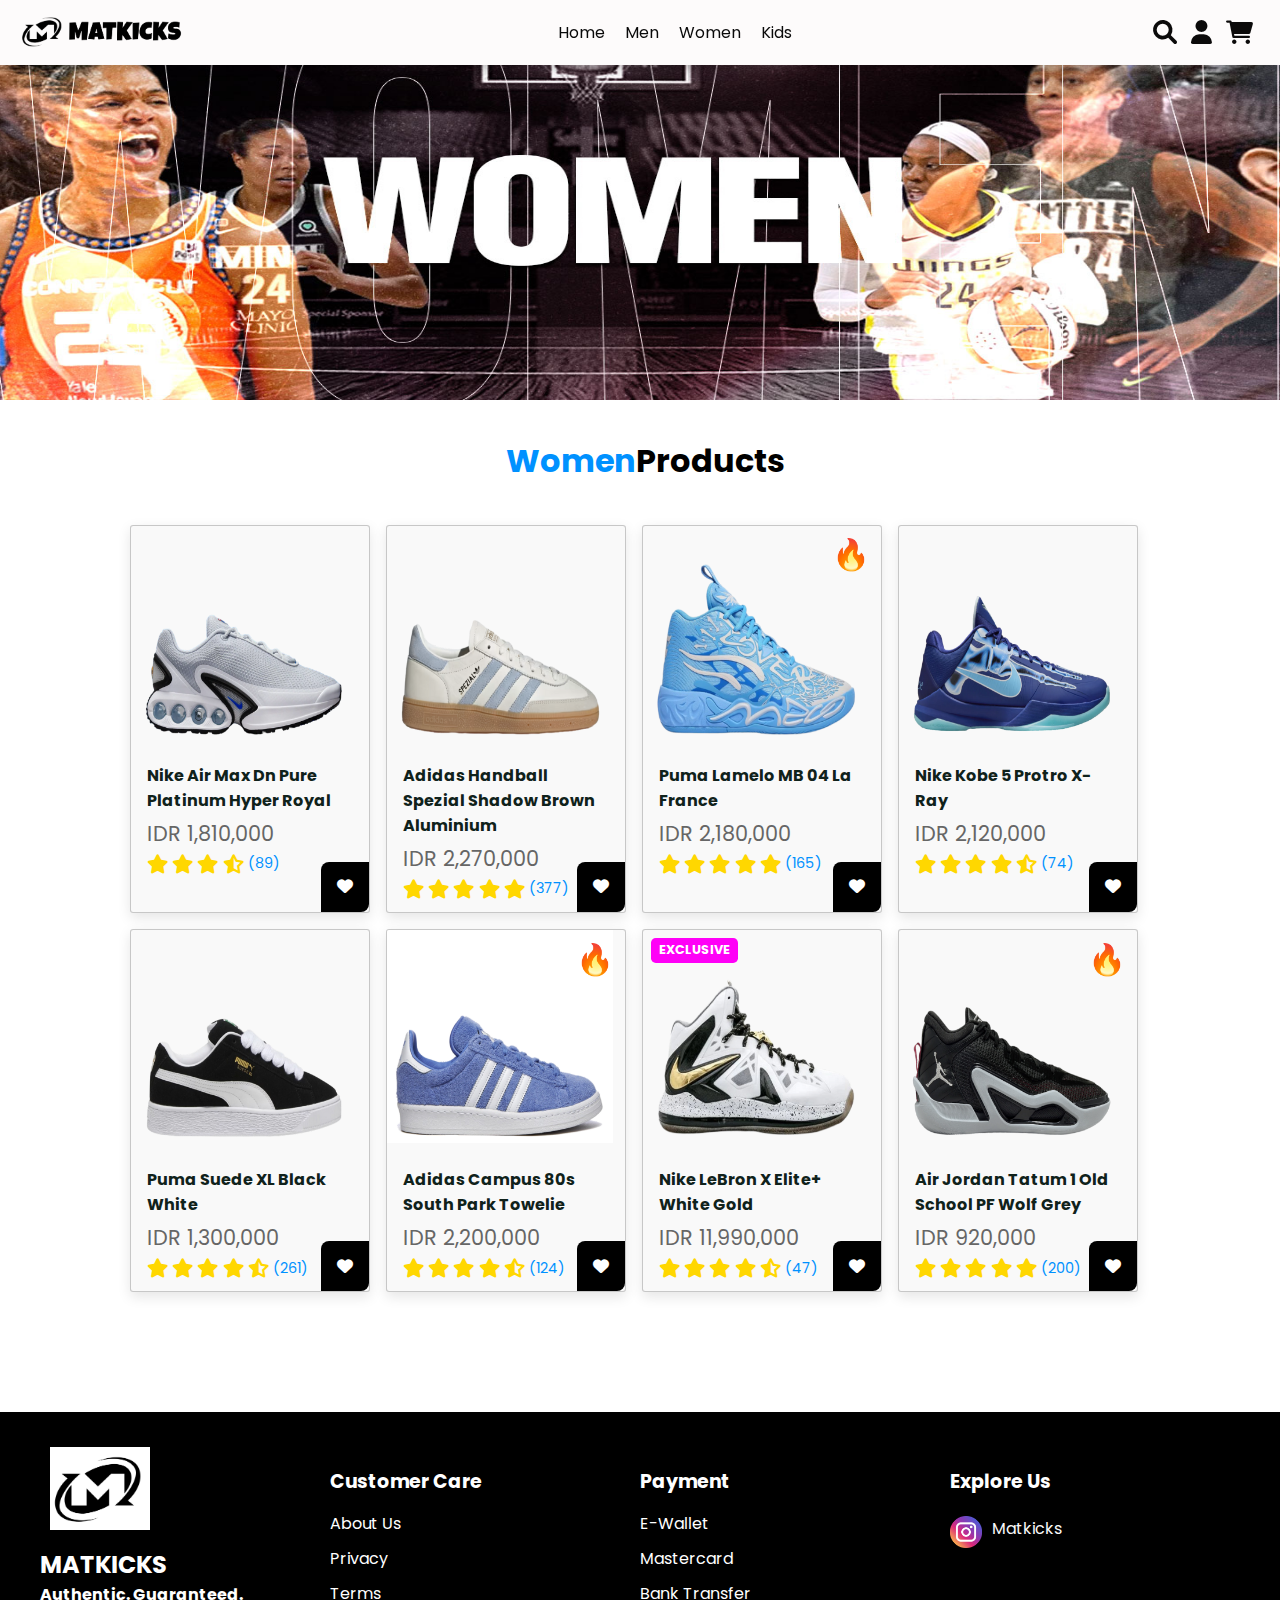
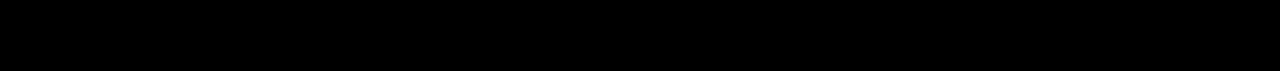
<file: women.html>
<!DOCTYPE html>
<html lang="en">
<head>
    <meta charset="UTF-8">
    <meta name="viewport" content="width=device-width, initial-scale=1.0">
    <title>MATKICKS WOMEN</title>
    <link rel="stylesheet" href="styles.css">
    <link rel="stylesheet" href="https://cdnjs.cloudflare.com/ajax/libs/font-awesome/6.0.0-beta3/css/all.min.css">
    <link href="https://fonts.googleapis.com/css2?family=Poppins:wght@300;400;600&display=swap" rel="stylesheet">
</head>
<body>
     <!-- Navbar -->
     <header class="navbar">
        <div class="navbar-left">
            <a href="index.html">
             <img src="image/Group_3-removebg-preview.png"  class="logo">
            </a>
           
        </div>
        <div class="navbar-center">
            <a href="index.html">Home</a>
            <a href="men.html">Men</a>
            <a href="women.html">Women</a>
            <a href="kids.html">Kids</a>
        </div>
        <div class="navbar-right">
            <i class="icon search-icon" onclick="toggleSearch()"><i class="fa-solid fa-magnifying-glass"></i></i>
            <i class="icon login-icon" onclick="goToLogin()"><i class="fa-solid fa-user"></i></i>
            <i class="icon user-profile-icon" onclick="showDashboard()" style="display: none;"><i class="fa-solid fa-circle-user"></i></i> <!-- Profile icon -->
            <i class="icon cart-icon" onclick="toggleCart()"><i class="fa-solid fa-cart-shopping"></i></i>
        </div>
    </header>

    <div class="dashboard-popup" style="display: none;">
        <h2>Dashboard</h2>
        <button onclick="logout()">Logout</button>
    </div>

    <script>
        window.onload = function() {
       const isLoggedIn = localStorage.getItem("loggedIn");
   
       const loginIcon = document.querySelector(".login-icon");
       const userProfileIcon = document.querySelector(".user-profile-icon");
       const cartIcon = document.querySelector(".cart-icon");
       const navbar = document.querySelector(".navbar");
   
       if (isLoggedIn) {
           loginIcon.style.display = "none";
           userProfileIcon.style.display = "block"; 
       } else {           
           loginIcon.style.display = "block";
           userProfileIcon.style.display = "none"; 
       }
   }
   
   function logout() {
       localStorage.removeItem("loggedIn"); 
       window.location.href = "login.html"; 
   }
   
function showDashboard() {
   const dashboardPopup = document.querySelector(".dashboard-popup");
   
   if (dashboardPopup.style.display === "block") {
     
       dashboardPopup.style.display = "none";
   } else {
       
       dashboardPopup.style.display = "block";
   }
}
   function logout() {
   localStorage.removeItem("loggedIn"); 
   window.location.href = "login.html"; 
}
   </script>

    <section class="banner">
            <div class="banner-image">
                <img src="image/category_65a4feceefafa 1.png" alt="Product 1">
            </div>

    <style>
        .banner {
            position: relative;
            width: 100%;
            overflow: hidden;
        }
        .banner-image img {
            width: 100%;
            height: 380px;
            margin-top: 20px;
        }
    
            
    </style>
    
    <section class="featured" id="featured">
        <h1 class="heading-content"><span>Women</span>Products</h1>
        <div class="box-container">
            <!-- Produk 1 -->
            <div class="box">
                <div class="image">
                    <img src="image/Nike Air Max Dn Pure Platinum Hyper Royal.png" alt="Product Image 1">
                </div>
                <div class="content">
                    <h3>Nike Air Max Dn Pure Platinum Hyper Royal</h3>
                    <div class="price">IDR 1,810,000</div>
                    <div class="stars">
                        <i class="fas fa-star"></i>
                        <i class="fas fa-star"></i>
                        <i class="fas fa-star"></i>
                        <i class="fas fa-star-half-alt"></i>
                        <span>(89)</span>
                    </div>
                    <button class="btn"><i class="fas fa-heart"></i></button>
                </div>
            </div>
            <div class="box">
                <div class="image">
                    <img src="image/Adidas Handball Spezial Shadow Brown Aluminium.png" alt="Product Image 1">
                </div>
                <div class="content">
                    <h3>Adidas Handball Spezial Shadow Brown Aluminium</h3>
                    <div class="price">IDR 2,270,000</div>
                    <div class="stars">
                        <i class="fas fa-star"></i>
                        <i class="fas fa-star"></i>
                        <i class="fas fa-star"></i>
                        <i class="fas fa-star"></i>
                        <i class="fas fa-star"></i>
                        <span>(377)</span>
                    </div>
                    <button class="btn"><i class="fas fa-heart"></i></button>
                </div>
            </div>
            <div class="box">
                <div class="image">
                    <div class="api-badge">🔥</div>
                    <img src="image/PUMA LAMELO MB 04.png" alt="Product Image 1">
                </div>
                <div class="content">
                    <h3>Puma Lamelo MB 04 La France</h3>
                    <div class="price">IDR 2,180,000</div>
                    <div class="stars">
                        <i class="fas fa-star"></i>
                        <i class="fas fa-star"></i>
                        <i class="fas fa-star"></i>
                        <i class="fas fa-star"></i>
                        <i class="fas fa-star"></i>
                        <span>(165)</span>
                    </div>
                    <button class="btn"><i class="fas fa-heart"></i></button>
                </div>
            </div>
            <div class="box">
                <div class="image">
                    <img src="image/Nike Kobe 5 Protro X-Ray.png" alt="Product Image 1">
                </div>
                <div class="content">
                    <h3>Nike Kobe 5 Protro X-Ray</h3>
                    <div class="price">IDR 2,120,000</div>
                    <div class="stars">
                        <i class="fas fa-star"></i>
                        <i class="fas fa-star"></i>
                        <i class="fas fa-star"></i>
                        <i class="fas fa-star"></i>
                        <i class="fas fa-star-half-alt"></i>
                        <span>(74)</span>
                    </div>
                    <button class="btn"><i class="fas fa-heart"></i></button>
                </div>
            </div>
            <div class="box">
                <div class="image">
                    <img src="image/Puma Suede XL Black White.png" alt="Product Image 1">
                </div>
                <div class="content">
                    <h3>Puma Suede XL Black White</h3>
                    <div class="price">IDR 1,300,000</div>
                    <div class="stars">
                        <i class="fas fa-star"></i>
                        <i class="fas fa-star"></i>
                        <i class="fas fa-star"></i>
                        <i class="fas fa-star"></i>
                        <i class="fas fa-star-half-alt"></i>
                        <span>(261)</span>
                    </div>
                    <button class="btn"><i class="fas fa-heart"></i></button>
                </div>
            </div>
            <div class="box">
                <div class="image">
                    <div class="api-badge">🔥</div>
                    <img src="image/Adidas Campus 80s South Park Towelie.png" alt="Product Image 1">
                </div>
                <div class="content">
                    <h3>Adidas Campus 80s South Park Towelie</h3>
                    <div class="price">IDR 2,200,000</div>
                    <div class="stars">
                        <i class="fas fa-star"></i>
                        <i class="fas fa-star"></i>
                        <i class="fas fa-star"></i>
                        <i class="fas fa-star"></i>
                        <i class="fas fa-star-half-alt"></i>
                        <span>(124)</span>
                    </div>
                    <button class="btn"><i class="fas fa-heart"></i></button>
                </div>
            </div>
            <div class="box">
                <div class="image">
                    <div class="exclusive-badge">EXCLUSIVE</div>
                    <img src="image/Nike LeBron X Elite+ White Gold.png" alt="Product Image 1">
                </div>
                <div class="content">
                    <h3>Nike LeBron X Elite+ White Gold</h3>
                    <div class="price">IDR 11,990,000</div>
                    <div class="stars">
                        <i class="fas fa-star"></i>
                        <i class="fas fa-star"></i>
                        <i class="fas fa-star"></i>
                        <i class="fas fa-star"></i>
                        <i class="fas fa-star-half-alt"></i>
                        <span>(47)</span>
                    </div>
                    <button class="btn"><i class="fas fa-heart"></i></button>
                </div>
            </div>
            <div class="box">
                <div class="image">
                    <div class="api-badge">🔥</div>
                    <img src="image/Air Jordan Tatum 1 Old School PF Wolf Grey.png" alt="Product Image 1">
                </div>
                <div class="content">
                    <h3>Air Jordan Tatum 1 Old School PF Wolf Grey</h3>
                    <div class="price">IDR 920,000</div>
                    <div class="stars">
                        <i class="fas fa-star"></i>
                        <i class="fas fa-star"></i>
                        <i class="fas fa-star"></i>
                        <i class="fas fa-star"></i>
                        <i class="fas fa-star"></i>
                        <span>(200)</span>
                    </div>
                    <button class="btn"><i class="fas fa-heart"></i></button>
                </div>
            </div>
        </section>

        <section class="footer" id="footer">
            <footer>
                <div class="footer-container">
                  <div class="footer-logo">
                    <a href="index.html"><img src="image/logo matkicks.jpg" alt="Logo Toko Sepatu"></a>
                    <h2>MATKICKS</h2>
                    <h4>Authentic. Guaranteed.</h4>
                  </div>
                  
                  <!-- Customer Care -->
                  <div class="footer-section">
                    <h3>Customer Care</h3>
                    <ul>
                      <li><a href="terms.html">About Us</a></li>
                      <li><a href="terms.html">Privacy</a></li>
                      <li><a href="terms.html">Terms</a></li>
                    </ul>
                  </div>
              
              
                  <!-- Payment Methods -->
                  <div class="footer-section">
                    <h3>Payment</h3>
                    <ul>
                        <li><a>E-Wallet</a></li>
                      <li><a>Mastercard</a></li>
                      <li><a>Bank Transfer</a></li>
                    </ul>
                  </div>
              
                  <!-- Media Sosial -->
                  <div class="footer-section">
                    <h3>Explore Us</h3>
                    <div class="footer-social">
                      <a href="https://instagram.com/matkicks_"><img src="image/image.png" alt="Instagram"></a>
                      <a href="https://instagram.com/matkicks_" class="ig-nama">Matkicks</a>
                    </div>
                  </div>
                </div>
              </footer>
    </section>
</body>
</html>
</file>
<file: styles.css>
/* Font and Reset */
* {
    margin: 0;
    padding: 0;
    box-sizing: border-box;
    font-family: 'Poppins', sans-serif;
}

html {
  scroll-behavior: smooth;
}

/* Navbar */
/* Navbar */
.navbar {
  position: fixed;
  top: 0; /* Menempatkan navbar di atas halaman */
  width: 100%;
  display: flex;
  justify-content: space-between; /* Menyebar elemen di kiri dan kanan */
  align-items: center; /* Menyelaraskan elemen secara vertikal */
  padding: 6px 20px; /* Padding kecil untuk navbar */
  background-color: #fdfbfb;
  color: #0b0a0a;
  z-index: 1000;
  box-shadow: 0 4px 8px rgba(0, 0, 0, 0.2);
  height: 65px; /* Menyusun tinggi navbar menjadi lebih kecil */
}

.logo {
  margin-top: 8px;
  width: 177px;
  margin-right: 6px;
}

/* Navbar Left */
.navbar-left {
  display: flex;
  align-items: center;
}


.navbar-center {
  display: flex;
  justify-content: center; 
}

.navbar-center a {
  margin: 0 10px; 
  color: #090909;
  text-decoration: none;
}

.navbar-center a:hover {
  color: #000000;
  text-decoration: underline;
  
}

/* Navbar Right */
.navbar-right {
  display: flex; 
  align-items: center;
  justify-content: flex-end; 
}

/* Ikon */
.navbar-right .icon {
  font-size: 1.5em;
  margin: 0 7px; 
  cursor: pointer;
}

.user-profile-icon {
  font-size: 0.5rem;
}

.dashboard-popup {
  display: none;
    position: fixed;
    right: 20px;
    top: 70px;
    width: 200px;
    background-color: #000000;
    color: #fff;
    padding: 20px;
    border-radius: 5px;
    z-index: 1000;
}

.dashboard-popup button {
  padding: 5px;
  background-color: #f44336;
  color: white;
  border: none;
  border-radius: 5px;
  cursor: pointer;
  font-size: 14px;
}

.dashboard-popup button:hover {
  background-color: #c62828;
}

/* Search Bar */
.search-bar {
    display: none;
    text-align: center;
    padding: 2px;
    background-color: #000000;
    position: fixed;
    top: 60px; 
    width: 100%;
    z-index: 2000;
}

.search-bar input {
    width: 100%; 
    height: 100%;
    padding: 4px;
    font-size: 1em;
    transition: width 0.4s ease;
    display: flex;
   
}

.search-bar .search-input:focus {
    width: 300px;
}

/* Cart Popup */
.cart-popup {
    display: none;
    position: fixed;
    right: 20px;
    top: 70px;
    width: 200px;
    background-color: #000000;
    color: #fff;
    padding: 20px;
    border-radius: 5px;
    z-index: 1000;
}

/* Image Slider */
.slider {
    position: relative;
    width: 100%;
    overflow: hidden;
}

.slider-wrapper {
    display: flex;
    transition: transform 0.5s ease;
}

.slide {
    position: relative;
    min-width: 100%;
}

.slide img {
    width: 100%;
    height: 555px;
    margin-top: 20px;
}

/* Tombol "Shop Now" */
.shop-now {
    position: absolute;
    bottom: 15%; 
    left: 80%;
    transform: translateX(-50%);
    background-color: #000; 
    color: #fff; 
    padding: 10px 20px;
    font-size: 1em;
    border: none;
    cursor: pointer;
    transition: background-color 0.3s ease;
}

.shop-now:hover {
    background-color: #444; 
}

/* Slider Controls */
.slider-control {
    position: absolute;
    top: 50%;
    transform: translateY(-50%);
    border: none;
    font-size: 2em;
    cursor: pointer;
    padding: 10px;
    z-index: 700;
}

.prev {
    left: 10px;
}

.next {
    right: 10px;
}


span {
    color: #0091ff;
}

.products {
    position: relative;
    padding: 20px;
    text-align: center;
}

.products .box-container-wrapper {
    position: relative;
    overflow: hidden; 
}

.products .box-container {
    display: flex;
    gap: 1rem;
    justify-content: flex-start;
    overflow-x: auto;
    scroll-behavior: smooth; 
}

.products .box-container::-webkit-scrollbar {
    display: none; 
}

/* Tombol scroll */
.scroll-btn {
    position: absolute;
    top: 50%;
    transform: translateY(-50%);
    border: none;
    background: #000000;
    color: white;
    font-size: 2rem;
    padding: 0.5rem 1rem;
    border-radius: 50%;
    cursor: pointer;
    z-index: 700;
    box-shadow: 0 4px 6px rgba(0, 0, 0, 0.2);
    opacity: 0.8;
    transition: opacity 0.3s;
}

.scroll-btn:hover {
    opacity: 1;
}

.scroll-btn.prev {
    left: 10px;
}

.scroll-btn.next {
    right: 10px;
}

/* Responsif untuk layar kecil */
@media (max-width: 768px) {
    .scroll-btn {
        font-size: 1.5rem;
        padding: 0.3rem 0.7rem;
    }
}

  
  .products .box-container .box {
    flex: 0 0 auto;
    width: 16rem;
    position: relative;
    background: #f9f9f9;
    overflow: hidden;
    border-radius: 0.5rem;
    border: 0.1rem solid rgba(0, 0, 0, 0.2);
    box-shadow: 0 0.3rem 0.8rem rgba(0, 0, 0, 0.1);
    text-align: left;
  }
  
  .products .box-container .box .discount-badge {
    position: absolute;
    top: 0.5rem;
    left: 0.5rem;
    background: #3a9f70;
    color: white;
    padding: 0.2rem 0.5rem;
    border-radius: 0.3rem;
    font-size: 0.8rem;
    font-weight: bold;
  }
  
  .products .box-container .box .exclusive-badge {
    background: #ff00f7;
    top: 0.5rem;
    left: 0.5rem;
    position: absolute;
    font-size: 0.8rem;
    font-weight: bold;
    border-radius: 0.3rem;
    padding: 0.2rem 0.5rem;
    color: white;
  }

  .products .box-container .box .image {
    height: 16rem;
    width: 100%;
    overflow: hidden;
  }
  
  .products .box-container .box .image img {
    height: 95%;
    width: 95%;
    object-fit: cover;
  }
  
  .products .box-container .box:hover .image img {
    transform: scale(1.05);
  }
  
  .products .box-container .box .content {
    padding: 0.8rem 1rem;
  }
  
  .products .box-container .box .content h3 {
    font-size: 1.1rem;
    color: #10221b;
    word-wrap: break-word;
    overflow-wrap: break-word;
  }

  
  .products .box-container .box .content .price {
    font-size: 1.2rem;
    color: #666;
    padding: 0.1rem 0;
  }

  .products .box-container .box .content .price-diskon {
    font-size: 1.0rem;
    color: #f00f0f;
    padding: 0.1rem 0;
  }
  
  .products .box-container .box .content .stars {
    font-size: 1.2rem;
    color: #666;
    display: flex;
    align-items: center;
    gap: 0.2rem;

  }
  
  .products .box-container .box .content .stars i {
    color: gold;
  }
  
  .products .box-container .box .content .stars span {
    font-size: 0.9rem;
  }
  
  .products .box-container .box .content .btn {
    position: absolute;
    bottom: 0;
    right: 0;
    font-size: 1rem;
    padding: 0.8rem 1rem;
    border-radius: 0.5rem 0 0.5rem 0;
    background: #000000;
    color: white;
    border: none;
    cursor: pointer;
    text-align: center;
  }
  
  .products .box-container .box .favorite-icon {
    position: absolute;
    top: 0.5rem;
    right: 0.5rem;
    color: red;
    font-size: 1.2rem;
    cursor: pointer;
  }
  
  .products .box-container .box .fas:hover {
    color: rgb(244, 10, 10); 
  }

  .fa-solid:hover {
    color: rgb(0, 179, 255);
  }
  
  /* Badge API dengan Emoji */
  .api-badge {
    position: absolute;
    top: 0.2rem;
    right: 0.2rem;
    font-size: 1.9rem; 
    color: #fff;
    padding: 0.2rem 0.5rem;
    border-radius: 0.3rem;
    font-weight: bold;
  }

  .sproduct {
    text-decoration: none;
  }
  

   
  
  /*banner 2*/
  .banner-container {
    padding: 50px;
    display: flex;
    flex-wrap: nowrap; 
    gap: 1rem; 
    padding-top: 2rem; 
    padding-bottom: 2rem;
    overflow-x: auto; 
  }
  
  .banner-container .banner {
    flex:  1 1 42rem; 
    overflow: hidden;
    height: 15rem; 
    position: relative;
    border-radius: 0.5rem; 
    box-shadow: 0 0.5rem 1rem rgba(0, 0, 0, 0.1);
  }
  
  .banner-container .banner img {
    height: 95%;
    width: 95%;
    object-fit: cover;
    transition: transform 0.5s ease;
  }
  
  .banner-container .banner:hover img {
    transform: scale(1.05);
  }
  
  .banner-container .banner .content {
    position: absolute;
    top: 50%;
    left: 1.5rem; 
    transform: translateY(-50%);
  }
  
  .banner-container .banner .content span {
    font-size: 1.4rem; 
    font-family: Verdana;
    color: #000000;
  }
  
  .banner-container .banner .content h3 {
    font-size: 2rem; 
    color: #0091ff;
    padding-top: 0.3rem;
  }
  
  .banner-container .banner .content .btn span {
    color: #fff;
  }

  .banner-container .banner .content .btn {
    display: inline-block;
    background-color: #000; 
    color: #fff; 
    padding: 0.5rem 1rem;
    margin-top: 1rem;
    border-radius: 0.5rem;
    text-decoration: none;
    font-size: 1rem;
    transition: background-color 0.3s ease;
}

.banner-container .banner .content .btn:hover {
    background-color: #0091ff; 
}

.heading-content {
    font-size: 2rem;
    text-align: center;
    padding: 20px;
}

.brand-container {
    display: flex;
    text-align: center;
    padding: 20px;
    border-radius: 10px;
    max-width: 400px;
    width: 100%;
}

.brand-logo img {
    width: 155px; 
    height: 135px;
    border-radius: 15px;
    padding: 20px;
}

/* Featured Section */
.featured {
  padding: 10px;
  text-align: center;
  padding-left: 20px;
}

.featured .box-container {
  display: flex;
  flex-wrap: wrap;
  gap: 1rem;
  padding: 110px;
  padding-top: 20px;
  overflow: hidden;
}

.featured .box-container .box {
  flex: 0 0 auto;
  width: 15rem;
  position: relative;
  background: #f9f9f9;
  overflow: hidden;
  border-radius: 0.2rem;
  border: 0.1rem solid rgba(0, 0, 0, 0.2);
  box-shadow: 0 0.3rem 0.8rem rgba(0, 0, 0, 0.1);
  text-align: left;
}

.featured .box-container .box .discount-badge {
  position: absolute;
  top: 0.5rem;
  left: 0.5rem;
  background: #3a9f70;
  color: white;
  padding: 0.2rem 0.5rem;
  border-radius: 0.3rem;
  font-size: 0.8rem;
  font-weight: bold;
}

.featured .box-container .box .exclusive-badge {
  background: #ff00f7;
  top: 0.5rem;
  left: 0.5rem;
  position: absolute;
  font-size: 0.8rem;
  font-weight: bold;
  border-radius: 0.3rem;
  padding: 0.2rem 0.5rem;
  color: white;
}

.featured .box-container .box .image {
  height: 14rem;
  width: 100%;
  overflow: hidden;
}

.featured .box-container .box .image img {
  height: 95%;
  width: 95%;
  object-fit: cover;
}

.featured .box-container .box:hover .image img {
  transform: scale(1.05);
}

.featured .box-container .box .content {
  padding: 0.8rem 1rem;
}

.featured .box-container .box .content h3 {
  font-size: 1.0rem;
  color: #10221b;
  word-wrap: break-word;
  overflow-wrap: break-word;
}


.featured .box-container .box .content .price {
  font-size: 1.3rem;
  color: #666;
  padding: 0.3rem 0;
}

.featured .box-container .box .content .stars {
  font-size: 1.2rem;
  color: #666;
  display: flex;
  align-items: center;
  gap: 0.2rem;
}

.featured .box-container .box .content .stars i {
  color: gold;
}

.featured .box-container .box .content .stars span {
  font-size: 0.9rem;
}

.featured .box-container .box .content .btn {
  position: absolute;
  bottom: 0;
  right: 0;
  font-size: 1rem;
  padding: 0.8rem 1rem;
  border-radius: 0.5rem 0 0.5rem 0;
  background: #000000;
  color: white;
  border: none;
  cursor: pointer;
  text-align: center;
}

.featured .box-container .box .favorite-icon {
  position: absolute;
  top: 0.5rem;
  right: 0.5rem;
  color: red;
  font-size: 1.2rem;
  cursor: pointer;
}

.featured .box-container .box .fas:hover {
  color: rgb(244, 10, 10);
}


/* Footer */
footer {
  background-color: #000;
  color: #fff;
  padding: 35px 18px;
}
.footer-container {
  display: flex;
  justify-content: space-between;
  flex-wrap: wrap;
  max-width: 1200px;
  margin: 0 auto;
}
/* Logo dan nama toko */
.footer-logo {
  flex: 1;
}
.footer-logo img {
  width: 100px;
  margin-left: 10px;
}
.footer-logo h2 {
  font-size: 24px;
  margin-top: 10px;
}
/* Customer Care, Informasi Toko, dan Payment */
.footer-section {
  flex: 1;
  margin: 20px;
}
.footer-section h3 {
  font-size: 19px;
  margin-bottom: 15px;
}
.footer-section ul {
  list-style: none;
  padding: 0;
}
.footer-section ul li {
  margin-bottom: 10px;
}
.footer-section ul li a {
  color: #fff;
  text-decoration: none;
}
.footer-section ul li a:hover {
  color: #ccc;
}
/* Media Sosial */
.footer-social {
  display: flex;
  gap: 10px;
  margin-top: 20px;
}
.footer-social a {
  display: inline-block;
  width: 32px;
  height: 32px;
  text-decoration: none;
  color: #f9f9f9;
}

.footer-social a img {
  width: 100%;
  height: 100%;
}
</file>
